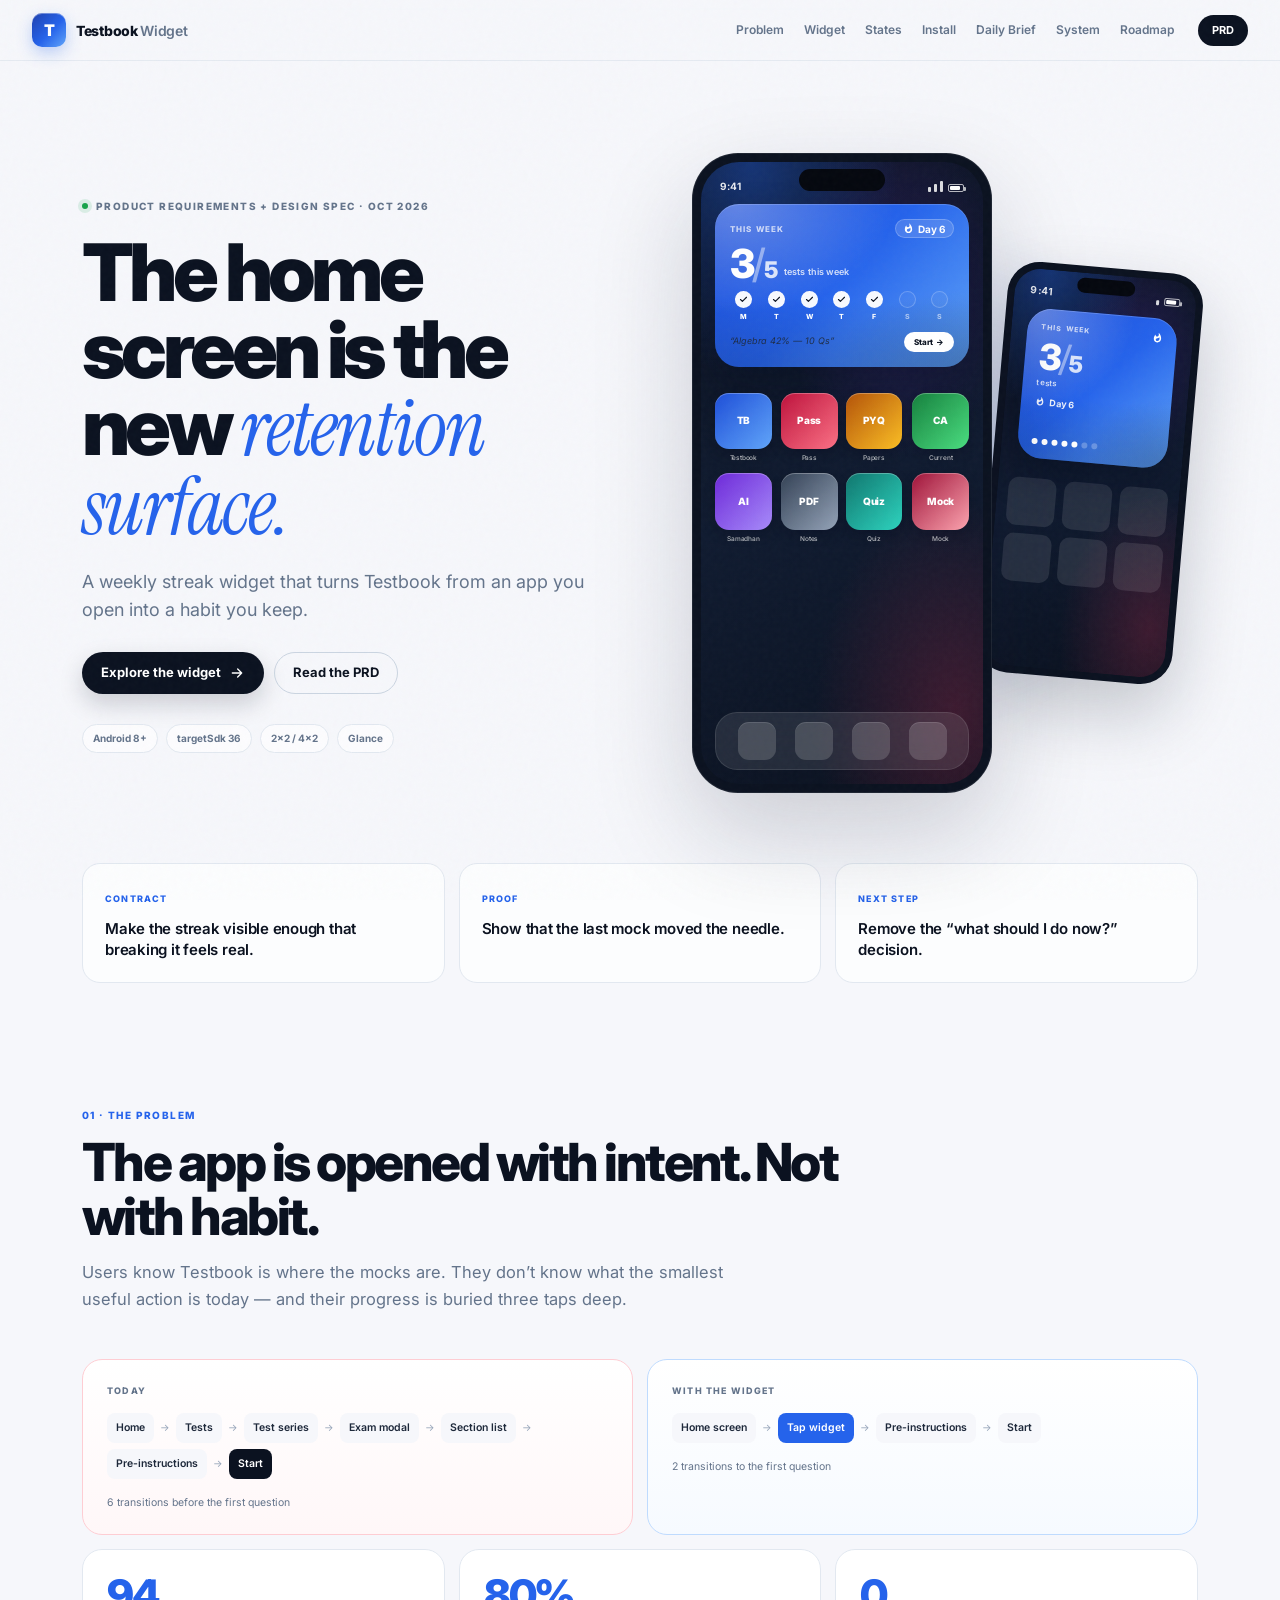
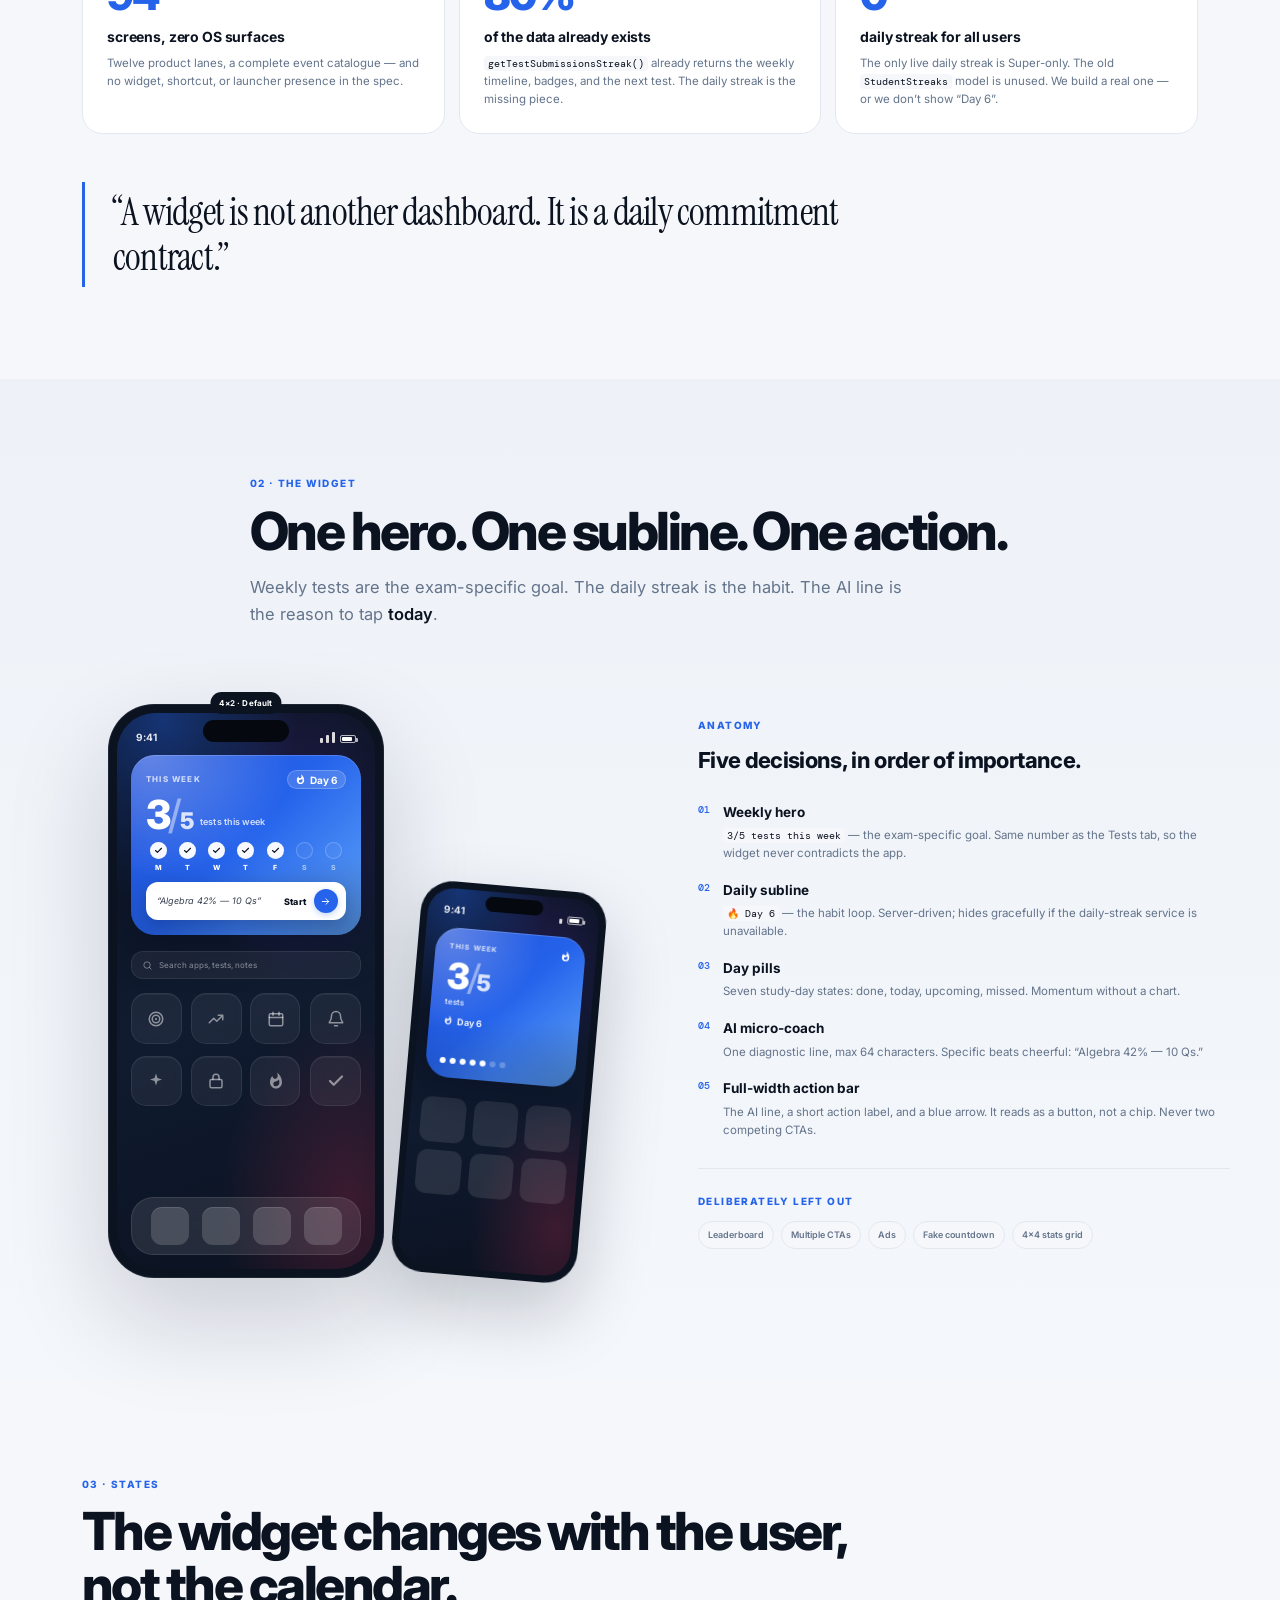
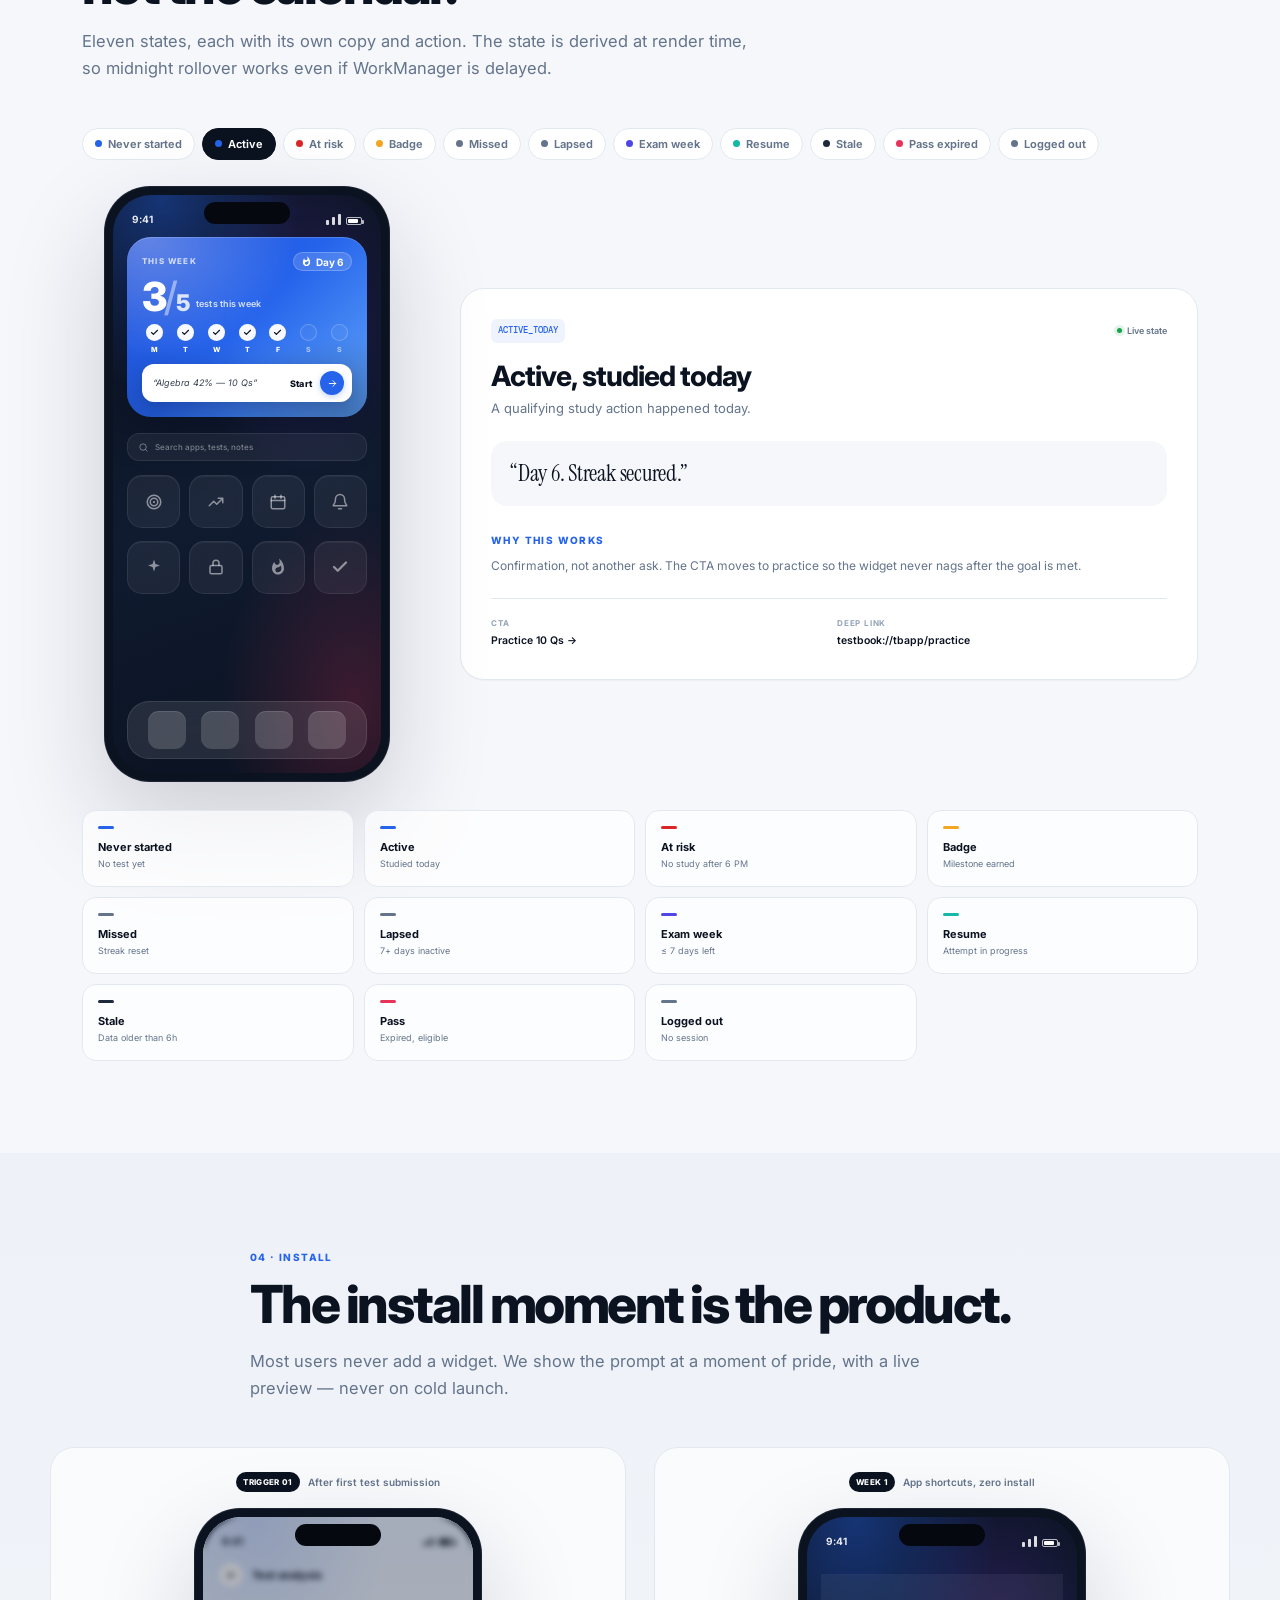
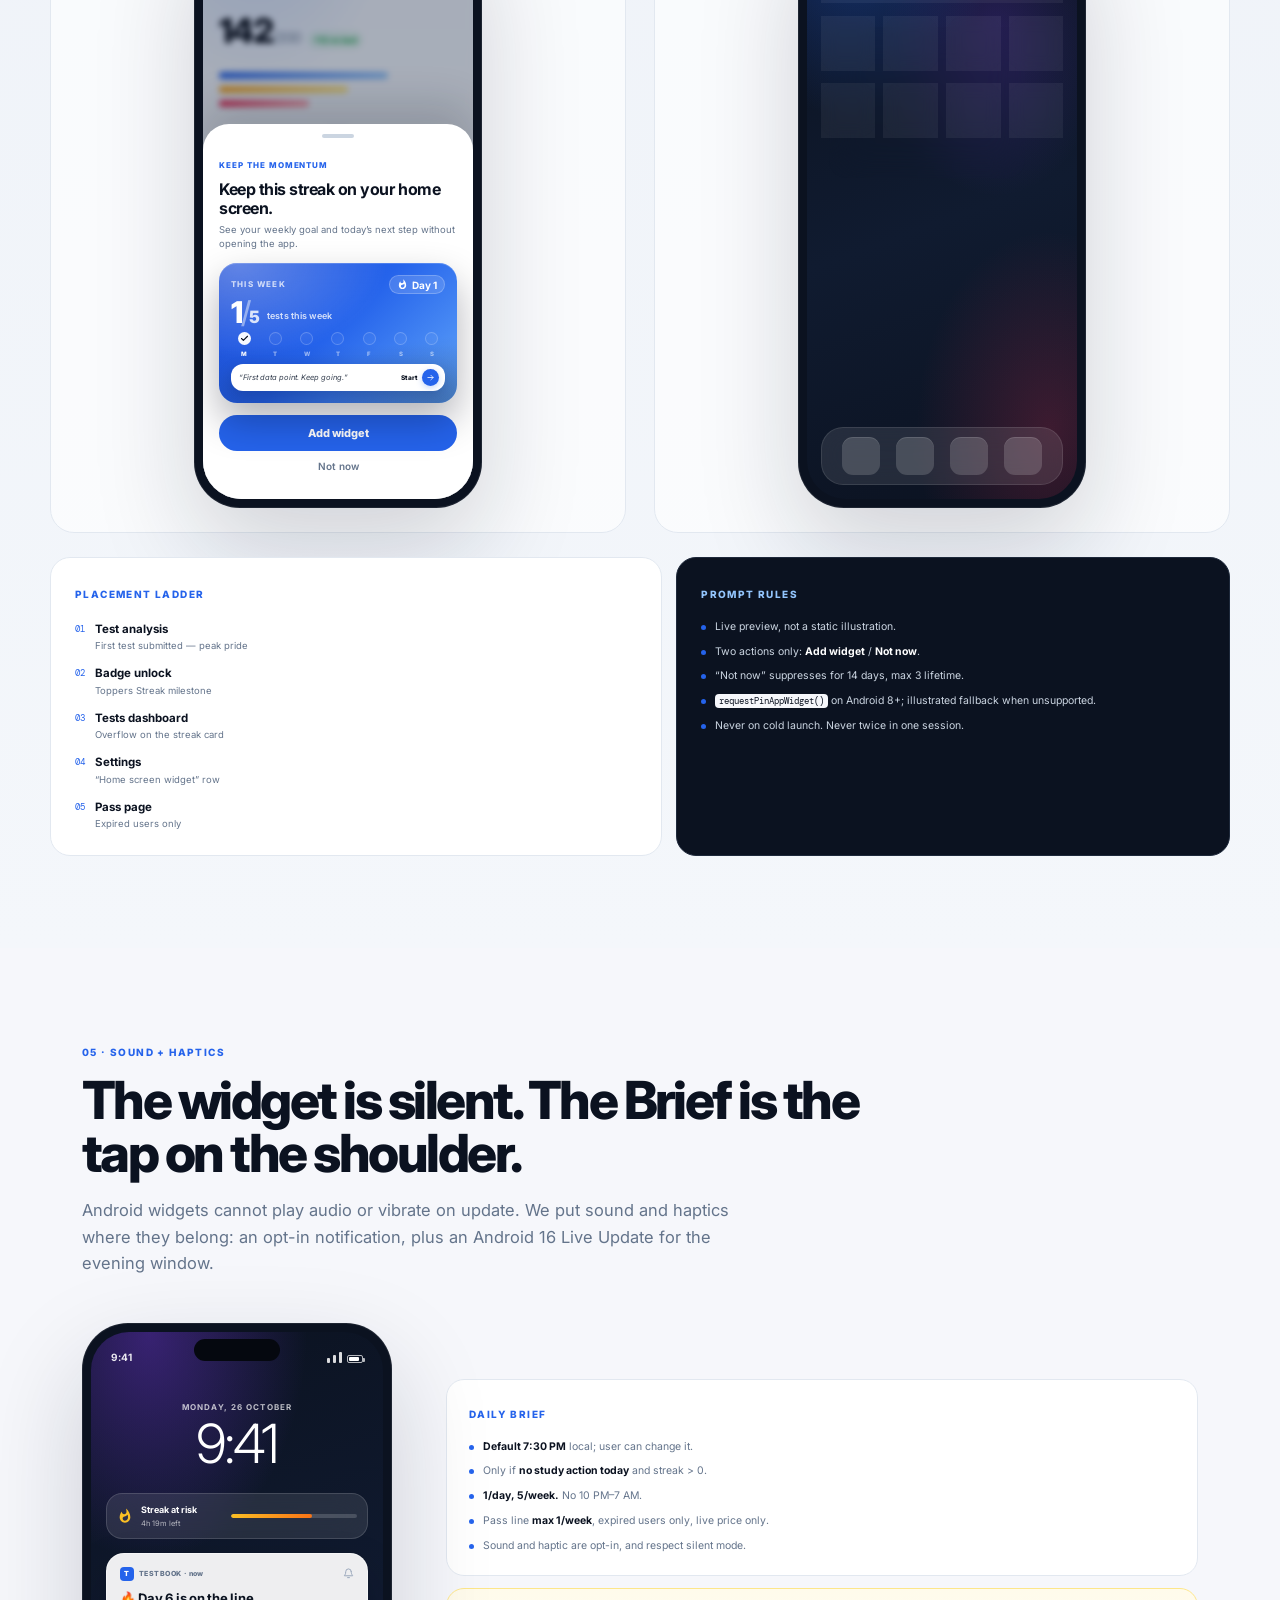
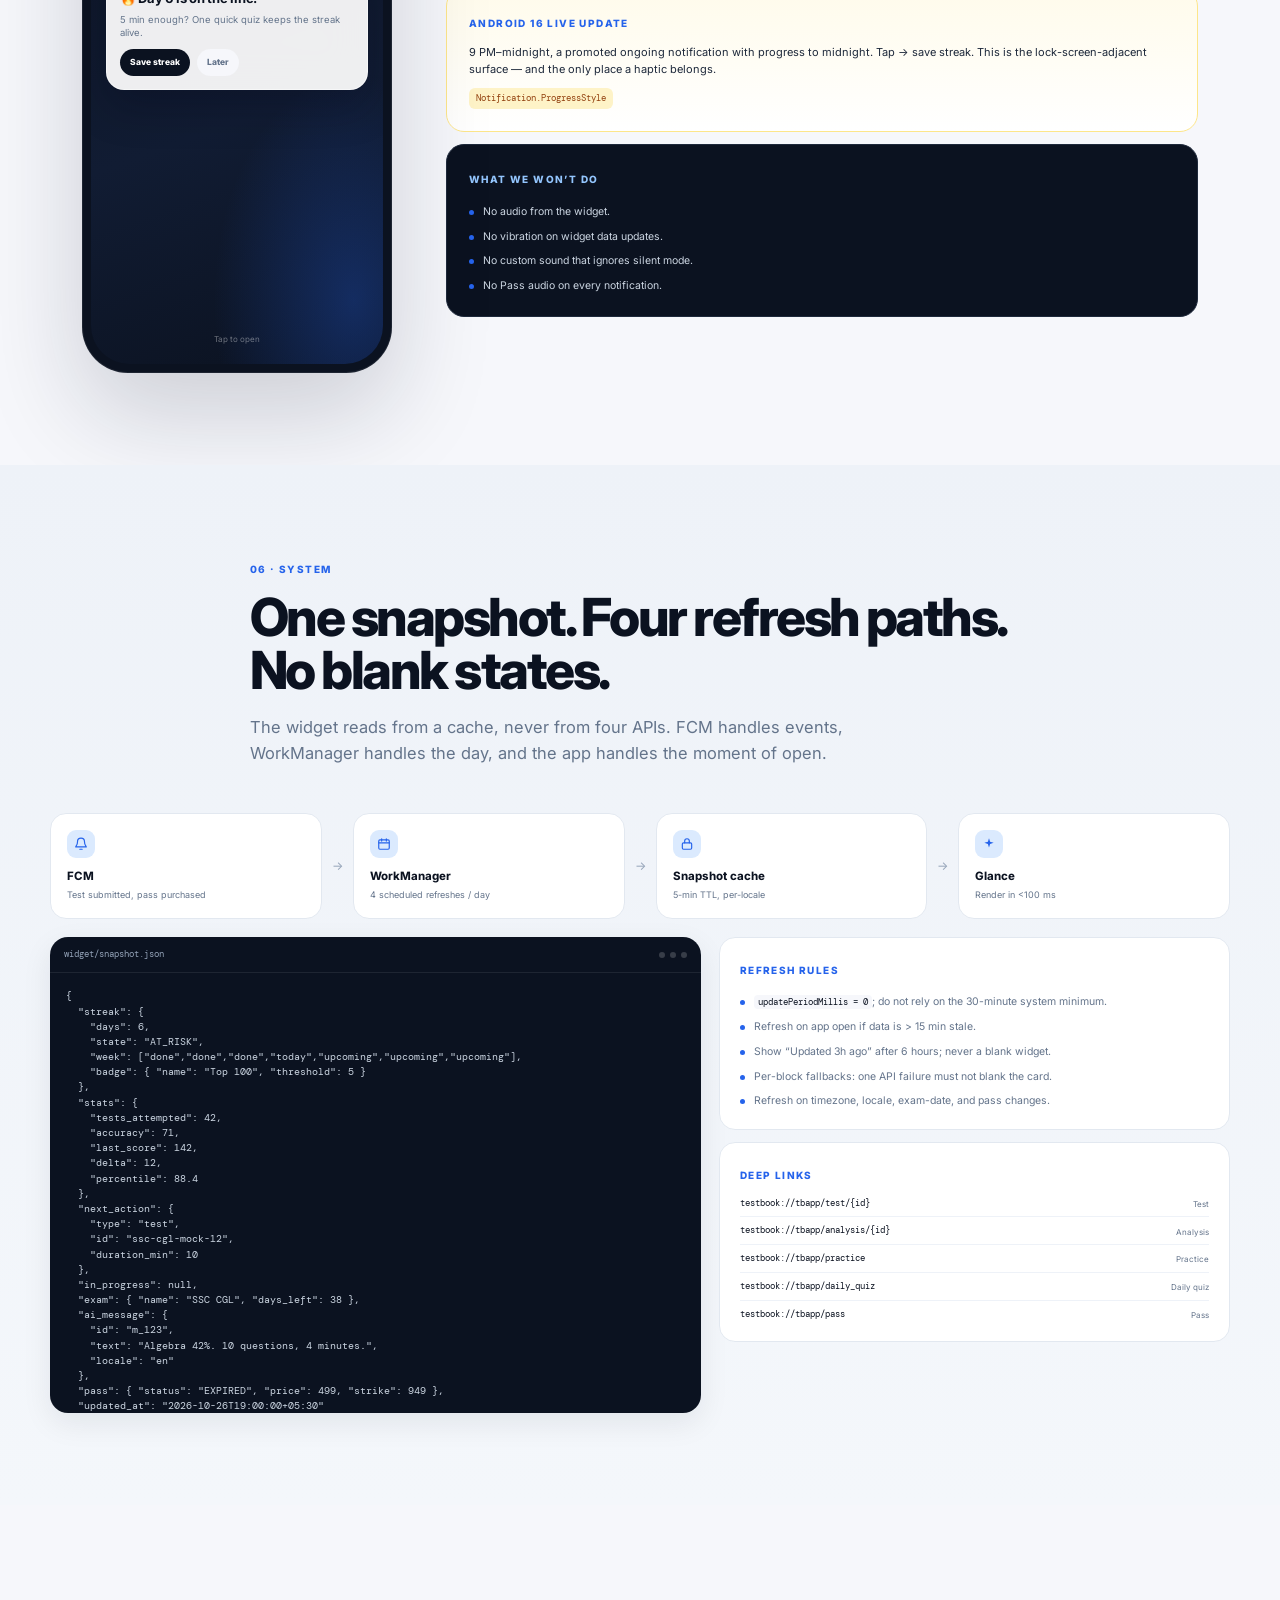
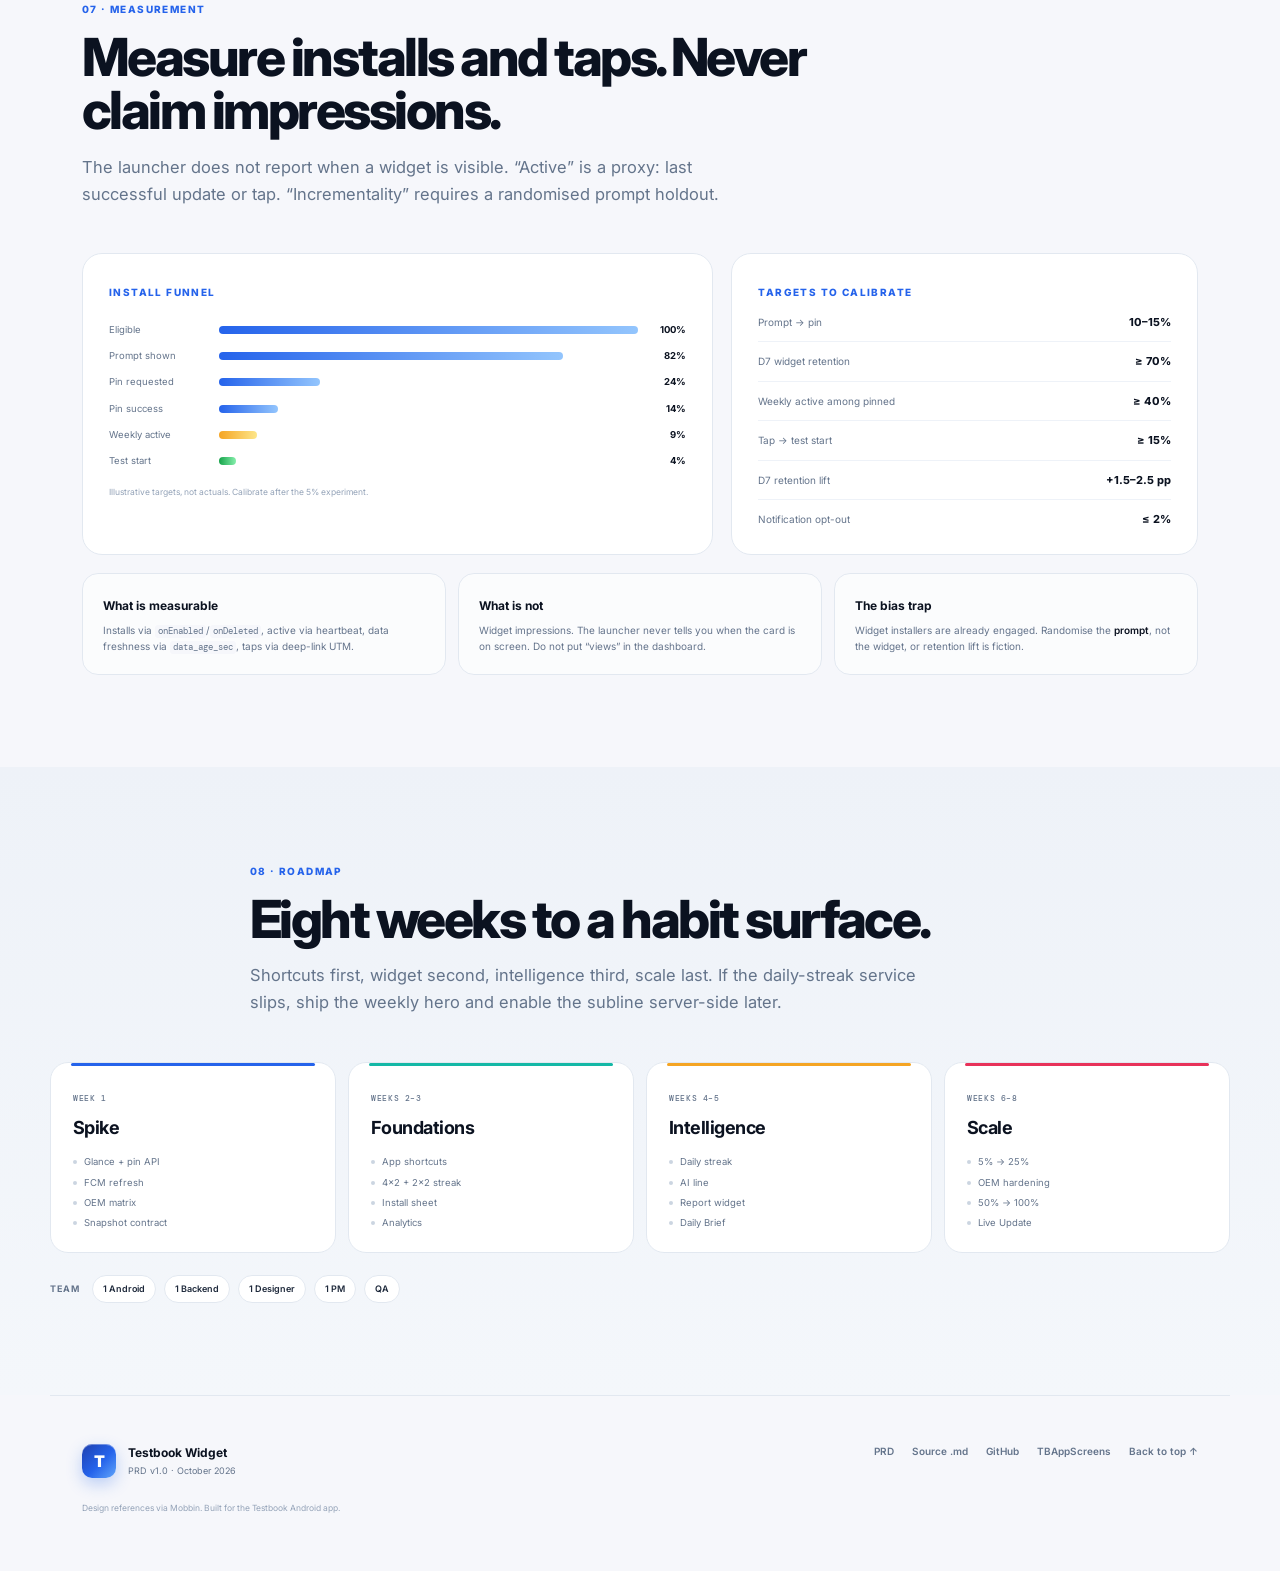
<file: docs/index.html>
<!DOCTYPE html>
<html lang="en">
<head>
  <meta charset="UTF-8" />
  <meta name="viewport" content="width=device-width, initial-scale=1.0" />
  <title>Testbook Widget — PRD & Design</title>
  <meta name="description" content="Testbook home screen widget: weekly streak hero, daily subline, AI micro-coach, install flow, and measurement plan." />
  <meta name="theme-color" content="#F6F7FB" />
  <link rel="preconnect" href="https://fonts.googleapis.com" />
  <link rel="preconnect" href="https://fonts.gstatic.com" crossorigin />
  <link href="https://fonts.googleapis.com/css2?family=Inter:wght@400;500;600;700;800;900&family=Instrument+Serif:ital@0;1&family=DM+Mono:wght@400;500&display=swap" rel="stylesheet" />
  <link rel="stylesheet" href="styles.css?v=4" />
</head>
<body>
  <a class="skip" href="#main">Skip to content</a>

  <svg class="sprite" aria-hidden="true" focusable="false">
    <symbol id="i-flame" viewBox="0 0 24 24">
      <path d="M13.5.67s.74 2.65.74 4.8c0 2.06-1.35 3.73-3.41 3.73-2.07 0-3.63-1.67-3.63-3.73l.03-.36C5.21 7.51 4 10.62 4 14c0 4.42 3.58 8 8 8s8-3.58 8-8C20 8.61 17.41 3.8 13.5.67zM11.71 19c-1.78 0-3.22-1.4-3.22-3.14 0-1.62 1.05-2.76 2.81-3.12 1.77-.36 3.6-1.21 4.62-2.58.39 1.29.59 2.65.59 4.04 0 2.65-2.15 4.8-4.8 4.8z"/>
    </symbol>
    <symbol id="i-check" viewBox="0 0 24 24">
      <path d="M20 6 9 17l-5-5" fill="none" stroke="currentColor" stroke-width="3" stroke-linecap="round" stroke-linejoin="round"/>
    </symbol>
    <symbol id="i-arrow" viewBox="0 0 24 24">
      <path d="M5 12h14M13 6l6 6-6 6" fill="none" stroke="currentColor" stroke-width="2" stroke-linecap="round" stroke-linejoin="round"/>
    </symbol>
    <symbol id="i-spark" viewBox="0 0 24 24">
      <path d="m12 2 1.9 6.1L20 10l-6.1 1.9L12 18l-1.9-6.1L4 10l6.1-1.9L12 2z" fill="currentColor"/>
    </symbol>
    <symbol id="i-calendar" viewBox="0 0 24 24">
      <rect x="3" y="5" width="18" height="16" rx="2" fill="none" stroke="currentColor" stroke-width="2"/>
      <path d="M3 10h18M8 3v4M16 3v4" fill="none" stroke="currentColor" stroke-width="2" stroke-linecap="round"/>
    </symbol>
    <symbol id="i-bell" viewBox="0 0 24 24">
      <path d="M18 8a6 6 0 0 0-12 0c0 7-3 7-3 9h18c0-2-3-2-3-9M10 21h4" fill="none" stroke="currentColor" stroke-width="2" stroke-linecap="round" stroke-linejoin="round"/>
    </symbol>
    <symbol id="i-lock" viewBox="0 0 24 24">
      <rect x="4" y="10" width="16" height="11" rx="2" fill="none" stroke="currentColor" stroke-width="2"/>
      <path d="M8 10V7a4 4 0 0 1 8 0v3" fill="none" stroke="currentColor" stroke-width="2" stroke-linecap="round"/>
    </symbol>
    <symbol id="i-trend" viewBox="0 0 24 24">
      <path d="m3 17 6-6 4 4 8-8M15 7h6v6" fill="none" stroke="currentColor" stroke-width="2" stroke-linecap="round" stroke-linejoin="round"/>
    </symbol>
    <symbol id="i-target" viewBox="0 0 24 24">
      <circle cx="12" cy="12" r="9" fill="none" stroke="currentColor" stroke-width="2"/>
      <circle cx="12" cy="12" r="5" fill="none" stroke="currentColor" stroke-width="2"/>
      <circle cx="12" cy="12" r="1.5" fill="currentColor"/>
    </symbol>
    <symbol id="i-search" viewBox="0 0 24 24">
      <circle cx="11" cy="11" r="7" fill="none" stroke="currentColor" stroke-width="2"/>
      <path d="m20 20-3.5-3.5" fill="none" stroke="currentColor" stroke-width="2" stroke-linecap="round"/>
    </symbol>
  </svg>

  <header class="site-header" id="top">
    <a class="brand" href="#top" aria-label="Testbook Widget home">
      <span class="brand-mark">T</span>
      <span class="brand-name">Testbook <span>Widget</span></span>
    </a>
    <nav class="nav" aria-label="Sections">
      <a href="#problem">Problem</a>
      <a href="#widget">Widget</a>
      <a href="#states">States</a>
      <a href="#install">Install</a>
      <a href="#brief">Daily Brief</a>
      <a href="#system">System</a>
      <a href="#roadmap">Roadmap</a>
    </nav>
    <a class="btn btn-small btn-dark" href="prd.html">PRD</a>
  </header>

  <main id="main">
    <!-- HERO -->
    <section class="hero">
      <div class="hero-copy">
        <div class="eyebrow"><span class="pulse"></span> Product requirements + design spec · Oct 2026</div>
        <h1>The home screen is the new <em>retention surface.</em></h1>
        <p class="lede">A weekly streak widget that turns Testbook from an app you open into a habit you keep.</p>
        <div class="hero-actions">
          <a class="btn btn-primary" href="#widget">Explore the widget <svg class="ic"><use href="#i-arrow"/></svg></a>
          <a class="btn btn-ghost" href="prd.html">Read the PRD</a>
        </div>
        <div class="hero-meta">
          <span>Android 8+</span>
          <span>targetSdk 36</span>
          <span>2×2 / 4×2</span>
          <span>Glance</span>
        </div>
      </div>

      <div class="hero-visual" aria-hidden="true">
        <div class="halo"></div>
        <div class="phone phone-hero">
          <div class="phone-screen home-screen">
            <div class="status-bar">
              <span>9:41</span>
              <span class="status-icons"><i></i><i></i><i></i><span class="battery"></span></span>
            </div>

            <div class="tb-widget size-4x2 state-active" data-widget>
              <div class="tw-top">
                <span class="tw-eyebrow" data-w-eyebrow>THIS WEEK</span>
                <span class="tw-streak"><svg class="ic tw-flame"><use href="#i-flame"/></svg><span data-w-streak>Day 6</span></span>
              </div>
              <div class="tw-hero">
                <div class="tw-number"><span data-w-number>3</span><span class="tw-slash">/</span><span class="tw-total" data-w-total>5</span></div>
                <div class="tw-label" data-w-label>tests this week</div>
              </div>
              <div class="tw-days" data-w-days></div>
              <div class="tw-bottom">
                <span class="tw-ai" data-w-ai>“Algebra 42% — 10 Qs”</span>
                <span class="tw-cta" data-w-cta>Start</span>
              </div>
            </div>

            <div class="app-grid app-grid-color">
              <div class="app-icon app-blue"><span>TB</span><small>Testbook</small></div>
              <div class="app-icon app-pink"><span>Pass</span><small>Pass</small></div>
              <div class="app-icon app-gold"><span>PYQ</span><small>Papers</small></div>
              <div class="app-icon app-green"><span>CA</span><small>Current</small></div>
              <div class="app-icon app-violet"><span>AI</span><small>Samadhan</small></div>
              <div class="app-icon app-slate"><span>PDF</span><small>Notes</small></div>
              <div class="app-icon app-teal"><span>Quiz</span><small>Quiz</small></div>
              <div class="app-icon app-rose"><span>Mock</span><small>Mock</small></div>
            </div>

            <div class="dock">
              <span></span><span></span><span></span><span></span>
            </div>
          </div>
        </div>

        <div class="phone phone-mini">
          <div class="phone-screen home-screen mini">
            <div class="status-bar"><span>9:41</span><span class="status-icons"><i></i><span class="battery"></span></span></div>
            <div class="tb-widget size-2x2 state-active" data-widget>
              <div class="tw-top">
                <span class="tw-eyebrow" data-w-eyebrow>THIS WEEK</span>
                <svg class="ic tw-flame"><use href="#i-flame"/></svg>
              </div>
              <div class="tw-number"><span data-w-number>3</span><span class="tw-slash">/</span><span class="tw-total" data-w-total>5</span></div>
              <div class="tw-label" data-w-label>tests</div>
              <div class="tw-streak-line"><svg class="ic"><use href="#i-flame"/></svg><span data-w-streak>Day 6</span></div>
              <div class="tw-dots" data-w-days></div>
            </div>
            <div class="mini-grid"><span></span><span></span><span></span><span></span><span></span><span></span></div>
          </div>
        </div>

      </div>
    </section>

    <!-- THESIS -->
    <section class="thesis" aria-label="Product thesis">
      <div class="thesis-card">
        <span class="thesis-kicker">Contract</span>
        <h3>Make the streak visible enough that breaking it feels real.</h3>
      </div>
      <div class="thesis-card">
        <span class="thesis-kicker">Proof</span>
        <h3>Show that the last mock moved the needle.</h3>
      </div>
      <div class="thesis-card">
        <span class="thesis-kicker">Next step</span>
        <h3>Remove the “what should I do now?” decision.</h3>
      </div>
    </section>

    <!-- PROBLEM -->
    <section class="section" id="problem">
      <div class="section-head reveal">
        <div class="kicker">01 · The problem</div>
        <h2>The app is opened with intent. Not with habit.</h2>
        <p>Users know Testbook is where the mocks are. They don’t know what the smallest useful action is today — and their progress is buried three taps deep.</p>
      </div>

      <div class="flow-compare reveal">
        <div class="flow-card flow-today">
          <div class="flow-label">Today</div>
          <div class="flow-steps">
            <span>Home</span><i>→</i><span>Tests</span><i>→</i><span>Test series</span><i>→</i><span>Exam modal</span><i>→</i><span>Section list</span><i>→</i><span>Pre-instructions</span><i>→</i><span class="flow-start">Start</span>
          </div>
          <div class="flow-foot">6 transitions before the first question</div>
        </div>
        <div class="flow-card flow-widget">
          <div class="flow-label">With the widget</div>
          <div class="flow-steps">
            <span>Home screen</span><i>→</i><span class="flow-start">Tap widget</span><i>→</i><span>Pre-instructions</span><i>→</i><span>Start</span>
          </div>
          <div class="flow-foot">2 transitions to the first question</div>
        </div>
      </div>

      <div class="evidence-grid reveal">
        <article class="evidence-card">
          <span class="evidence-number">94</span>
          <h3>screens, zero OS surfaces</h3>
          <p>Twelve product lanes, a complete event catalogue — and no widget, shortcut, or launcher presence in the spec.</p>
        </article>
        <article class="evidence-card">
          <span class="evidence-number">80%</span>
          <h3>of the data already exists</h3>
          <p><code>getTestSubmissionsStreak()</code> already returns the weekly timeline, badges, and the next test. The daily streak is the missing piece.</p>
        </article>
        <article class="evidence-card">
          <span class="evidence-number">0</span>
          <h3>daily streak for all users</h3>
          <p>The only live daily streak is Super-only. The old <code>StudentStreaks</code> model is unused. We build a real one — or we don’t show “Day 6”.</p>
        </article>
      </div>

      <blockquote class="pullquote reveal">
        “A widget is not another dashboard. It is a daily commitment contract.”
      </blockquote>
    </section>

    <!-- WIDGET -->
    <section class="section section-tint" id="widget">
      <div class="section-head reveal">
        <div class="kicker">02 · The widget</div>
        <h2>One hero. One subline. One action.</h2>
        <p>Weekly tests are the exam-specific goal. The daily streak is the habit. The AI line is the reason to tap <em>today</em>.</p>
      </div>

      <div class="widget-lab reveal">
        <div class="lab-stage">
          <div class="lab-phone-wrap">
            <span class="lab-badge">4×2 · Default</span>
            <div class="phone lab-phone">
              <div class="phone-screen home-screen">
                <div class="status-bar"><span>9:41</span><span class="status-icons"><i></i><i></i><i></i><span class="battery"></span></span></div>
                <div class="tb-widget size-4x2 state-active" data-widget>
                  <div class="tw-top">
                    <span class="tw-eyebrow" data-w-eyebrow>THIS WEEK</span>
                    <span class="tw-streak"><svg class="ic tw-flame"><use href="#i-flame"/></svg><span data-w-streak>Day 6</span></span>
                  </div>
                  <div class="tw-hero">
                    <div class="tw-number"><span data-w-number>3</span><span class="tw-slash">/</span><span class="tw-total" data-w-total>5</span></div>
                    <div class="tw-label" data-w-label>tests this week</div>
                  </div>
                  <div class="tw-days" data-w-days></div>
                  <div class="tw-action">
                    <span class="tw-ai" data-w-ai>“Algebra 42% — 10 Qs”</span>
                    <span class="tw-cta" data-w-cta>Start</span>
                    <span class="tw-go"><svg class="ic"><use href="#i-arrow"/></svg></span>
                  </div>
                </div>
                <div class="home-search">
                  <svg class="ic"><use href="#i-search"/></svg>
                  <span>Search apps, tests, notes</span>
                </div>

                <div class="app-grid">
                  <div class="app-icon"><svg class="ic"><use href="#i-target"/></svg></div>
                  <div class="app-icon"><svg class="ic"><use href="#i-trend"/></svg></div>
                  <div class="app-icon"><svg class="ic"><use href="#i-calendar"/></svg></div>
                  <div class="app-icon"><svg class="ic"><use href="#i-bell"/></svg></div>
                  <div class="app-icon"><svg class="ic"><use href="#i-spark"/></svg></div>
                  <div class="app-icon"><svg class="ic"><use href="#i-lock"/></svg></div>
                  <div class="app-icon"><svg class="ic"><use href="#i-flame"/></svg></div>
                  <div class="app-icon"><svg class="ic"><use href="#i-check"/></svg></div>
                </div>

                <div class="dock"><span></span><span></span><span></span><span></span></div>
              </div>
            </div>
          </div>

          <div class="lab-phone-wrap lab-phone-small">
            <span class="lab-badge">2×2 · Glance</span>
            <div class="phone phone-mini">
              <div class="phone-screen home-screen mini">
                <div class="status-bar"><span>9:41</span><span class="status-icons"><i></i><span class="battery"></span></span></div>
                <div class="tb-widget size-2x2 state-active" data-widget>
                  <div class="tw-top">
                    <span class="tw-eyebrow" data-w-eyebrow>THIS WEEK</span>
                    <svg class="ic tw-flame"><use href="#i-flame"/></svg>
                  </div>
                  <div class="tw-number"><span data-w-number>3</span><span class="tw-slash">/</span><span class="tw-total" data-w-total>5</span></div>
                  <div class="tw-label" data-w-label>tests</div>
                  <div class="tw-streak-line"><svg class="ic"><use href="#i-flame"/></svg><span data-w-streak>Day 6</span></div>
                  <div class="tw-dots" data-w-days></div>
                </div>
                <div class="mini-grid"><span></span><span></span><span></span><span></span><span></span><span></span></div>
              </div>
            </div>
          </div>
        </div>

        <div class="anatomy">
          <div class="anatomy-head">
            <span class="kicker">Anatomy</span>
            <h3>Five decisions, in order of importance.</h3>
          </div>
          <ol class="anatomy-list">
            <li>
              <span class="anatomy-index">01</span>
              <div><strong>Weekly hero</strong><p><code>3/5 tests this week</code> — the exam-specific goal. Same number as the Tests tab, so the widget never contradicts the app.</p></div>
            </li>
            <li>
              <span class="anatomy-index">02</span>
              <div><strong>Daily subline</strong><p><code>🔥 Day 6</code> — the habit loop. Server-driven; hides gracefully if the daily-streak service is unavailable.</p></div>
            </li>
            <li>
              <span class="anatomy-index">03</span>
              <div><strong>Day pills</strong><p>Seven study-day states: done, today, upcoming, missed. Momentum without a chart.</p></div>
            </li>
            <li>
              <span class="anatomy-index">04</span>
              <div><strong>AI micro-coach</strong><p>One diagnostic line, max 64 characters. Specific beats cheerful: “Algebra 42% — 10 Qs.”</p></div>
            </li>
            <li>
              <span class="anatomy-index">05</span>
              <div><strong>Full-width action bar</strong><p>The AI line, a short action label, and a blue arrow. It reads as a button, not a chip. Never two competing CTAs.</p></div>
            </li>
          </ol>

          <div class="left-out">
            <span class="kicker">Deliberately left out</span>
            <div class="chips">
              <span>Leaderboard</span><span>Multiple CTAs</span><span>Ads</span><span>Fake countdown</span><span>4×4 stats grid</span>
            </div>
          </div>
        </div>
      </div>
    </section>

    <!-- STATES -->
    <section class="section" id="states">
      <div class="section-head reveal">
        <div class="kicker">03 · States</div>
        <h2>The widget changes with the user, not the calendar.</h2>
        <p>Eleven states, each with its own copy and action. The state is derived at render time, so midnight rollover works even if WorkManager is delayed.</p>
      </div>

      <div class="state-tabs reveal" role="group" aria-label="Widget state">
        <button class="state-tab" data-state="never" aria-pressed="false"><span class="swatch s-blue"></span>Never started</button>
        <button class="state-tab" data-state="active" aria-pressed="true"><span class="swatch s-blue"></span>Active</button>
        <button class="state-tab" data-state="atRisk" aria-pressed="false"><span class="swatch s-red"></span>At risk</button>
        <button class="state-tab" data-state="badge" aria-pressed="false"><span class="swatch s-gold"></span>Badge</button>
        <button class="state-tab" data-state="missed" aria-pressed="false"><span class="swatch s-slate"></span>Missed</button>
        <button class="state-tab" data-state="lapsed" aria-pressed="false"><span class="swatch s-slate"></span>Lapsed</button>
        <button class="state-tab" data-state="exam" aria-pressed="false"><span class="swatch s-indigo"></span>Exam week</button>
        <button class="state-tab" data-state="resume" aria-pressed="false"><span class="swatch s-teal"></span>Resume</button>
        <button class="state-tab" data-state="stale" aria-pressed="false"><span class="swatch s-dark"></span>Stale</button>
        <button class="state-tab" data-state="pass" aria-pressed="false"><span class="swatch s-pink"></span>Pass expired</button>
        <button class="state-tab" data-state="loggedOut" aria-pressed="false"><span class="swatch s-slate"></span>Logged out</button>
      </div>

      <div class="state-stage reveal">
        <div class="state-phone-wrap">
          <div class="phone state-phone">
            <div class="phone-screen home-screen">
              <div class="status-bar"><span>9:41</span><span class="status-icons"><i></i><i></i><i></i><span class="battery"></span></span></div>
              <div class="tb-widget size-4x2 state-active" data-widget data-state-widget>
                <div class="tw-top">
                  <span class="tw-eyebrow" data-w-eyebrow>THIS WEEK</span>
                  <span class="tw-streak"><svg class="ic tw-flame"><use href="#i-flame"/></svg><span data-w-streak>Day 6</span></span>
                </div>
                <div class="tw-hero">
                  <div class="tw-number"><span data-w-number>3</span><span class="tw-slash">/</span><span class="tw-total" data-w-total>5</span></div>
                  <div class="tw-label" data-w-label>tests this week</div>
                </div>
                <div class="tw-days" data-w-days></div>
                <div class="tw-action">
                  <span class="tw-ai" data-w-ai>“Algebra 42% — 10 Qs”</span>
                  <span class="tw-cta" data-w-cta>Start</span>
                  <span class="tw-go"><svg class="ic"><use href="#i-arrow"/></svg></span>
                </div>
              </div>
              <div class="home-search">
                <svg class="ic"><use href="#i-search"/></svg>
                <span>Search apps, tests, notes</span>
              </div>

              <div class="app-grid">
                <div class="app-icon"><svg class="ic"><use href="#i-target"/></svg></div>
                <div class="app-icon"><svg class="ic"><use href="#i-trend"/></svg></div>
                <div class="app-icon"><svg class="ic"><use href="#i-calendar"/></svg></div>
                <div class="app-icon"><svg class="ic"><use href="#i-bell"/></svg></div>
                <div class="app-icon"><svg class="ic"><use href="#i-spark"/></svg></div>
                <div class="app-icon"><svg class="ic"><use href="#i-lock"/></svg></div>
                <div class="app-icon"><svg class="ic"><use href="#i-flame"/></svg></div>
                <div class="app-icon"><svg class="ic"><use href="#i-check"/></svg></div>
              </div>

              <div class="dock"><span></span><span></span><span></span><span></span></div>
            </div>
          </div>
        </div>

        <div class="state-detail">
          <div class="state-detail-top">
            <span class="state-code" data-state-code>ACTIVE_TODAY</span>
            <span class="state-live"><i></i> Live state</span>
          </div>
          <h3 data-state-title>Active, studied today</h3>
          <p class="state-trigger" data-state-trigger>A qualifying study action happened today.</p>
          <div class="state-quote" data-state-copy>“Day 6. Streak secured.”</div>
          <div class="state-why">
            <span class="kicker">Why this works</span>
            <p data-state-why>Confirmation, not another ask. The CTA moves to practice so the widget never nags after the goal is met.</p>
          </div>
          <div class="state-meta">
            <div><span>CTA</span><strong data-state-cta>Practice 10 Qs →</strong></div>
            <div><span>Deep link</span><strong data-state-link>testbook://tbapp/practice</strong></div>
          </div>
        </div>
      </div>

      <div class="state-grid reveal">
        <div class="state-mini"><span class="mini-chip s-blue"></span><strong>Never started</strong><small>No test yet</small></div>
        <div class="state-mini"><span class="mini-chip s-blue"></span><strong>Active</strong><small>Studied today</small></div>
        <div class="state-mini"><span class="mini-chip s-red"></span><strong>At risk</strong><small>No study after 6 PM</small></div>
        <div class="state-mini"><span class="mini-chip s-gold"></span><strong>Badge</strong><small>Milestone earned</small></div>
        <div class="state-mini"><span class="mini-chip s-slate"></span><strong>Missed</strong><small>Streak reset</small></div>
        <div class="state-mini"><span class="mini-chip s-slate"></span><strong>Lapsed</strong><small>7+ days inactive</small></div>
        <div class="state-mini"><span class="mini-chip s-indigo"></span><strong>Exam week</strong><small>≤ 7 days left</small></div>
        <div class="state-mini"><span class="mini-chip s-teal"></span><strong>Resume</strong><small>Attempt in progress</small></div>
        <div class="state-mini"><span class="mini-chip s-dark"></span><strong>Stale</strong><small>Data older than 6h</small></div>
        <div class="state-mini"><span class="mini-chip s-pink"></span><strong>Pass</strong><small>Expired, eligible</small></div>
        <div class="state-mini"><span class="mini-chip s-slate"></span><strong>Logged out</strong><small>No session</small></div>
      </div>
    </section>

    <!-- INSTALL -->
    <section class="section section-tint" id="install">
      <div class="section-head reveal">
        <div class="kicker">04 · Install</div>
        <h2>The install moment is the product.</h2>
        <p>Most users never add a widget. We show the prompt at a moment of pride, with a live preview — never on cold launch.</p>
      </div>

      <div class="mockup-grid reveal">
        <div class="mockup">
          <div class="mockup-label"><span>Trigger 01</span> After first test submission</div>
          <div class="phone sheet-phone">
            <div class="phone-screen analysis-screen">
              <div class="status-bar dark-status"><span>9:41</span><span class="status-icons"><i></i><i></i><span class="battery"></span></span></div>
              <div class="analysis-head">
                <span class="back-pill">←</span>
                <span class="analysis-title">Test analysis</span>
              </div>
              <div class="analysis-score">
                <span class="score-big">142<span>/200</span></span>
                <span class="score-delta">+12 vs last</span>
              </div>
              <div class="analysis-bars">
                <span style="--w:71%"></span><span style="--w:54%"></span><span style="--w:38%"></span>
              </div>
              <div class="analysis-cards"><span></span><span></span></div>
              <div class="sheet-scrim"></div>
              <div class="bottom-sheet">
                <div class="sheet-handle"></div>
                <div class="sheet-copy">
                  <span class="sheet-kicker">Keep the momentum</span>
                  <h3>Keep this streak on your home screen.</h3>
                  <p>See your weekly goal and today’s next step without opening the app.</p>
                </div>
                <div class="sheet-preview">
                  <div class="tb-widget size-4x2 state-active mini-widget" data-widget>
                    <div class="tw-top">
                      <span class="tw-eyebrow" data-w-eyebrow>THIS WEEK</span>
                      <span class="tw-streak"><svg class="ic tw-flame"><use href="#i-flame"/></svg><span data-w-streak>Day 1</span></span>
                    </div>
                    <div class="tw-hero">
                      <div class="tw-number"><span data-w-number>1</span><span class="tw-slash">/</span><span class="tw-total" data-w-total>5</span></div>
                      <div class="tw-label" data-w-label>tests this week</div>
                    </div>
                    <div class="tw-days" data-w-days></div>
                    <div class="tw-action">
                      <span class="tw-ai" data-w-ai>“First data point. Keep going.”</span>
                      <span class="tw-cta" data-w-cta>Start</span>
                      <span class="tw-go"><svg class="ic"><use href="#i-arrow"/></svg></span>
                    </div>
                  </div>
                </div>
                <button class="sheet-add">Add widget</button>
                <button class="sheet-later">Not now</button>
              </div>
            </div>
          </div>
        </div>

        <div class="mockup">
          <div class="mockup-label"><span>Week 1</span> App shortcuts, zero install</div>
          <div class="phone shortcut-phone">
            <div class="phone-screen home-screen">
              <div class="status-bar"><span>9:41</span><span class="status-icons"><i></i><i></i><i></i><span class="battery"></span></span></div>
              <div class="shortcut-menu">
                <div class="shortcut-title">Testbook</div>
                <div class="shortcut-item"><svg class="ic"><use href="#i-target"/></svg><span>Attempt today’s test</span></div>
                <div class="shortcut-item"><svg class="ic"><use href="#i-trend"/></svg><span>Weak areas</span></div>
                <div class="shortcut-item"><svg class="ic"><use href="#i-spark"/></svg><span>Resume · Q34/100</span></div>
                <div class="shortcut-item"><svg class="ic"><use href="#i-lock"/></svg><span>Testbook Pass</span></div>
              </div>
              <div class="home-search">
                <svg class="ic"><use href="#i-search"/></svg>
                <span>Search apps, tests, notes</span>
              </div>

              <div class="app-grid">
                <div class="app-icon"><svg class="ic"><use href="#i-target"/></svg></div>
                <div class="app-icon"><svg class="ic"><use href="#i-trend"/></svg></div>
                <div class="app-icon"><svg class="ic"><use href="#i-calendar"/></svg></div>
                <div class="app-icon"><svg class="ic"><use href="#i-bell"/></svg></div>
                <div class="app-icon"><svg class="ic"><use href="#i-spark"/></svg></div>
                <div class="app-icon"><svg class="ic"><use href="#i-lock"/></svg></div>
                <div class="app-icon"><svg class="ic"><use href="#i-flame"/></svg></div>
                <div class="app-icon"><svg class="ic"><use href="#i-check"/></svg></div>
              </div>

              <div class="dock"><span></span><span></span><span></span><span></span></div>
            </div>
          </div>
        </div>
      </div>

      <div class="install-rules reveal">
        <div class="rule-card">
          <span class="kicker">Placement ladder</span>
          <ol class="rule-list">
            <li><span>01</span><div><strong>Test analysis</strong><small>First test submitted — peak pride</small></div></li>
            <li><span>02</span><div><strong>Badge unlock</strong><small>Toppers Streak milestone</small></div></li>
            <li><span>03</span><div><strong>Tests dashboard</strong><small>Overflow on the streak card</small></div></li>
            <li><span>04</span><div><strong>Settings</strong><small>“Home screen widget” row</small></div></li>
            <li><span>05</span><div><strong>Pass page</strong><small>Expired users only</small></div></li>
          </ol>
        </div>
        <div class="rule-card rule-card-dark">
          <span class="kicker">Prompt rules</span>
          <ul class="rule-bullets">
            <li>Live preview, not a static illustration.</li>
            <li>Two actions only: <strong>Add widget</strong> / <strong>Not now</strong>.</li>
            <li>“Not now” suppresses for 14 days, max 3 lifetime.</li>
            <li><code>requestPinAppWidget()</code> on Android 8+; illustrated fallback when unsupported.</li>
            <li>Never on cold launch. Never twice in one session.</li>
          </ul>
        </div>
      </div>
    </section>

    <!-- DAILY BRIEF -->
    <section class="section" id="brief">
      <div class="section-head reveal">
        <div class="kicker">05 · Sound + haptics</div>
        <h2>The widget is silent. The Brief is the tap on the shoulder.</h2>
        <p>Android widgets cannot play audio or vibrate on update. We put sound and haptics where they belong: an opt-in notification, plus an Android 16 Live Update for the evening window.</p>
      </div>

      <div class="brief-grid reveal">
        <div class="phone lockscreen-phone">
          <div class="phone-screen lockscreen">
            <div class="status-bar"><span>9:41</span><span class="status-icons"><i></i><i></i><i></i><span class="battery"></span></span></div>
            <div class="lock-date"><span>MONDAY, 26 OCTOBER</span><strong>9:41</strong></div>
            <div class="live-pill">
              <svg class="ic"><use href="#i-flame"/></svg>
              <div class="live-copy"><strong>Streak at risk</strong><span>4h 19m left</span></div>
              <div class="live-progress"><span></span></div>
            </div>
            <div class="notification">
              <div class="notification-top"><span class="notif-app"><span class="notif-mark">T</span> TESTBOOK · now</span><span class="notif-bell"><svg class="ic"><use href="#i-bell"/></svg></span></div>
              <h4>🔥 Day 6 is on the line.</h4>
              <p>5 min enough? One quick quiz keeps the streak alive.</p>
              <div class="notif-actions"><span class="notif-primary">Save streak</span><span class="notif-secondary">Later</span></div>
            </div>
            <div class="lock-hint">Tap to open</div>
          </div>
        </div>

        <div class="brief-copy">
          <div class="brief-card">
            <span class="kicker">Daily Brief</span>
            <ul class="rule-bullets">
              <li><strong>Default 7:30 PM</strong> local; user can change it.</li>
              <li>Only if <strong>no study action today</strong> and streak &gt; 0.</li>
              <li><strong>1/day, 5/week.</strong> No 10 PM–7 AM.</li>
              <li>Pass line <strong>max 1/week</strong>, expired users only, live price only.</li>
              <li>Sound and haptic are opt-in, and respect silent mode.</li>
            </ul>
          </div>
          <div class="brief-card brief-card-gold">
            <span class="kicker">Android 16 Live Update</span>
            <p>9 PM–midnight, a promoted ongoing notification with progress to midnight. Tap → save streak. This is the lock-screen-adjacent surface — and the only place a haptic belongs.</p>
            <code>Notification.ProgressStyle</code>
          </div>
          <div class="brief-card brief-card-dark">
            <span class="kicker">What we won’t do</span>
            <ul class="rule-bullets">
              <li>No audio from the widget.</li>
              <li>No vibration on widget data updates.</li>
              <li>No custom sound that ignores silent mode.</li>
              <li>No Pass audio on every notification.</li>
            </ul>
          </div>
        </div>
      </div>
    </section>

    <!-- SYSTEM -->
    <section class="section section-tint" id="system">
      <div class="section-head reveal">
        <div class="kicker">06 · System</div>
        <h2>One snapshot. Four refresh paths. No blank states.</h2>
        <p>The widget reads from a cache, never from four APIs. FCM handles events, WorkManager handles the day, and the app handles the moment of open.</p>
      </div>

      <div class="pipeline reveal">
        <div class="pipe-step"><span class="pipe-icon"><svg class="ic"><use href="#i-bell"/></svg></span><strong>FCM</strong><small>Test submitted, pass purchased</small></div>
        <span class="pipe-arrow">→</span>
        <div class="pipe-step"><span class="pipe-icon"><svg class="ic"><use href="#i-calendar"/></svg></span><strong>WorkManager</strong><small>4 scheduled refreshes / day</small></div>
        <span class="pipe-arrow">→</span>
        <div class="pipe-step"><span class="pipe-icon"><svg class="ic"><use href="#i-lock"/></svg></span><strong>Snapshot cache</strong><small>5-min TTL, per-locale</small></div>
        <span class="pipe-arrow">→</span>
        <div class="pipe-step"><span class="pipe-icon"><svg class="ic"><use href="#i-spark"/></svg></span><strong>Glance</strong><small>Render in &lt;100 ms</small></div>
      </div>

      <div class="system-grid reveal">
        <div class="code-card">
          <div class="code-head"><span>widget/snapshot.json</span><span class="code-dot"></span><span class="code-dot"></span><span class="code-dot"></span></div>
          <pre><code>{
  "streak": {
    "days": 6,
    "state": "AT_RISK",
    "week": ["done","done","done","today","upcoming","upcoming","upcoming"],
    "badge": { "name": "Top 100", "threshold": 5 }
  },
  "stats": {
    "tests_attempted": 42,
    "accuracy": 71,
    "last_score": 142,
    "delta": 12,
    "percentile": 88.4
  },
  "next_action": {
    "type": "test",
    "id": "ssc-cgl-mock-12",
    "duration_min": 10
  },
  "in_progress": null,
  "exam": { "name": "SSC CGL", "days_left": 38 },
  "ai_message": {
    "id": "m_123",
    "text": "Algebra 42%. 10 questions, 4 minutes.",
    "locale": "en"
  },
  "pass": { "status": "EXPIRED", "price": 499, "strike": 949 },
  "updated_at": "2026-10-26T19:00:00+05:30"
}</code></pre>
        </div>

        <div class="system-notes">
          <div class="note-block">
            <span class="kicker">Refresh rules</span>
            <ul class="rule-bullets">
              <li><code>updatePeriodMillis = 0</code>; do not rely on the 30-minute system minimum.</li>
              <li>Refresh on app open if data is &gt; 15 min stale.</li>
              <li>Show “Updated 3h ago” after 6 hours; never a blank widget.</li>
              <li>Per-block fallbacks: one API failure must not blank the card.</li>
              <li>Refresh on timezone, locale, exam-date, and pass changes.</li>
            </ul>
          </div>
          <div class="note-block">
            <span class="kicker">Deep links</span>
            <div class="link-list">
              <div><code>testbook://tbapp/test/{id}</code><span>Test</span></div>
              <div><code>testbook://tbapp/analysis/{id}</code><span>Analysis</span></div>
              <div><code>testbook://tbapp/practice</code><span>Practice</span></div>
              <div><code>testbook://tbapp/daily_quiz</code><span>Daily quiz</span></div>
              <div><code>testbook://tbapp/pass</code><span>Pass</span></div>
            </div>
          </div>
        </div>
      </div>
    </section>

    <!-- MEASUREMENT -->
    <section class="section" id="measurement">
      <div class="section-head reveal">
        <div class="kicker">07 · Measurement</div>
        <h2>Measure installs and taps. Never claim impressions.</h2>
        <p>The launcher does not report when a widget is visible. “Active” is a proxy: last successful update or tap. “Incrementality” requires a randomised prompt holdout.</p>
      </div>

      <div class="measure-grid reveal">
        <div class="funnel-card">
          <span class="kicker">Install funnel</span>
          <div class="funnel">
            <div class="funnel-row"><span>Eligible</span><div class="funnel-bar" style="--w:100%"></div><strong>100%</strong></div>
            <div class="funnel-row"><span>Prompt shown</span><div class="funnel-bar" style="--w:82%"></div><strong>82%</strong></div>
            <div class="funnel-row"><span>Pin requested</span><div class="funnel-bar" style="--w:24%"></div><strong>24%</strong></div>
            <div class="funnel-row"><span>Pin success</span><div class="funnel-bar" style="--w:14%"></div><strong>14%</strong></div>
            <div class="funnel-row"><span>Weekly active</span><div class="funnel-bar" style="--w:9%"></div><strong>9%</strong></div>
            <div class="funnel-row"><span>Test start</span><div class="funnel-bar" style="--w:4%"></div><strong>4%</strong></div>
          </div>
          <p class="funnel-note">Illustrative targets, not actuals. Calibrate after the 5% experiment.</p>
        </div>

        <div class="metrics-card">
          <span class="kicker">Targets to calibrate</span>
          <div class="metric"><span>Prompt → pin</span><strong>10–15%</strong></div>
          <div class="metric"><span>D7 widget retention</span><strong>≥ 70%</strong></div>
          <div class="metric"><span>Weekly active among pinned</span><strong>≥ 40%</strong></div>
          <div class="metric"><span>Tap → test start</span><strong>≥ 15%</strong></div>
          <div class="metric"><span>D7 retention lift</span><strong>+1.5–2.5 pp</strong></div>
          <div class="metric"><span>Notification opt-out</span><strong>≤ 2%</strong></div>
        </div>
      </div>

      <div class="callout-row reveal">
        <div class="callout"><strong>What is measurable</strong><p>Installs via <code>onEnabled</code>/<code>onDeleted</code>, active via heartbeat, data freshness via <code>data_age_sec</code>, taps via deep-link UTM.</p></div>
        <div class="callout"><strong>What is not</strong><p>Widget impressions. The launcher never tells you when the card is on screen. Do not put “views” in the dashboard.</p></div>
        <div class="callout"><strong>The bias trap</strong><p>Widget installers are already engaged. Randomise the <em>prompt</em>, not the widget, or retention lift is fiction.</p></div>
      </div>
    </section>

    <!-- ROADMAP -->
    <section class="section section-tint" id="roadmap">
      <div class="section-head reveal">
        <div class="kicker">08 · Roadmap</div>
        <h2>Eight weeks to a habit surface.</h2>
        <p>Shortcuts first, widget second, intelligence third, scale last. If the daily-streak service slips, ship the weekly hero and enable the subline server-side later.</p>
      </div>

      <div class="timeline reveal">
        <article class="phase phase-0">
          <span class="phase-week">Week 1</span>
          <h3>Spike</h3>
          <ul><li>Glance + pin API</li><li>FCM refresh</li><li>OEM matrix</li><li>Snapshot contract</li></ul>
        </article>
        <article class="phase phase-1">
          <span class="phase-week">Weeks 2–3</span>
          <h3>Foundations</h3>
          <ul><li>App shortcuts</li><li>4×2 + 2×2 streak</li><li>Install sheet</li><li>Analytics</li></ul>
        </article>
        <article class="phase phase-2">
          <span class="phase-week">Weeks 4–5</span>
          <h3>Intelligence</h3>
          <ul><li>Daily streak</li><li>AI line</li><li>Report widget</li><li>Daily Brief</li></ul>
        </article>
        <article class="phase phase-3">
          <span class="phase-week">Weeks 6–8</span>
          <h3>Scale</h3>
          <ul><li>5% → 25%</li><li>OEM hardening</li><li>50% → 100%</li><li>Live Update</li></ul>
        </article>
      </div>

      <div class="team-row reveal">
        <span class="team-label">Team</span>
        <span class="team-chip">1 Android</span>
        <span class="team-chip">1 Backend</span>
        <span class="team-chip">1 Designer</span>
        <span class="team-chip">1 PM</span>
        <span class="team-chip">QA</span>
      </div>
    </section>
  </main>

  <footer class="footer">
    <div class="footer-brand">
      <span class="brand-mark">T</span>
      <div><strong>Testbook Widget</strong><span>PRD v1.0 · October 2026</span></div>
    </div>
    <div class="footer-links">
      <a href="prd.html">PRD</a>
      <a href="https://github.com/manjot-testbook/TBWidget/blob/main/PRD.md" target="_blank" rel="noopener">Source .md</a>
      <a href="https://github.com/manjot-testbook/TBWidget" target="_blank" rel="noopener">GitHub</a>
      <a href="https://manjot-testbook.github.io/TBAppScreens/" target="_blank" rel="noopener">TBAppScreens</a>
      <a href="#top">Back to top ↑</a>
    </div>
    <p class="footer-note">Design references via Mobbin. Built for the Testbook Android app.</p>
  </footer>

  <script src="app.js?v=2"></script>
</body>
</html>
</file>
<file: docs/styles.css>
/* ============================================================
   Testbook Widget — Design System & Page
   ============================================================ */

:root {
  --bg: #f6f7fb;
  --bg-2: #eef2f8;
  --surface: #ffffff;
  --ink: #0b1220;
  --ink-2: #1e293b;
  --muted: #64748b;
  --muted-2: #94a3b8;
  --line: #e2e8f0;
  --line-2: #cbd5e1;
  --blue: #2563eb;
  --blue-deep: #1e40af;
  --blue-soft: #dbeafe;
  --pink: #e8325a;
  --gold: #f5a524;
  --green: #16a34a;
  --red: #dc2626;
  --violet: #7c3aed;
  --teal: #0f766e;
  --radius: 20px;
  --radius-lg: 28px;
  --shadow-sm: 0 1px 2px rgba(15, 23, 42, 0.04);
  --shadow-md: 0 10px 30px rgba(15, 23, 42, 0.08);
  --shadow-lg: 0 40px 100px rgba(15, 23, 42, 0.18);
  --font: "Inter", -apple-system, BlinkMacSystemFont, "Segoe UI", Roboto, Helvetica, Arial, sans-serif;
  --serif: "Instrument Serif", Georgia, "Times New Roman", serif;
  --mono: "DM Mono", ui-monospace, SFMono-Regular, Menlo, monospace;
}

*,
*::before,
*::after {
  box-sizing: border-box;
}

html {
  scroll-behavior: smooth;
  scroll-padding-top: 86px;
}

body {
  margin: 0;
  background: var(--bg);
  color: var(--ink);
  font-family: var(--font);
  font-size: 15px;
  line-height: 1.5;
  -webkit-font-smoothing: antialiased;
  text-rendering: optimizeLegibility;
}

body::before {
  content: "";
  position: fixed;
  inset: 0;
  pointer-events: none;
  z-index: 9999;
  opacity: 0.025;
  background-image: url("data:image/svg+xml,%3Csvg viewBox='0 0 200 200' xmlns='http://www.w3.org/2000/svg'%3E%3Cfilter id='n'%3E%3CfeTurbulence type='fractalNoise' baseFrequency='0.9' numOctaves='3' stitchTiles='stitch'/%3E%3C/filter%3E%3Crect width='100%25' height='100%25' filter='url(%23n)'/%3E%3C/svg%3E");
}

::selection {
  background: rgba(37, 99, 235, 0.18);
}

a {
  color: inherit;
  text-decoration: none;
}

button {
  font-family: inherit;
  cursor: pointer;
}

img,
svg {
  display: block;
}

.sprite {
  position: absolute;
  width: 0;
  height: 0;
  overflow: hidden;
}

.skip {
  position: absolute;
  left: 16px;
  top: -60px;
  z-index: 100;
  background: var(--ink);
  color: #fff;
  padding: 10px 16px;
  border-radius: 8px;
  font-size: 12px;
  transition: top 0.2s ease;
}

.skip:focus {
  top: 16px;
}

:focus-visible {
  outline: 2px solid var(--blue);
  outline-offset: 3px;
  border-radius: 6px;
}

/* ---------- Header ---------- */

.site-header {
  position: sticky;
  top: 0;
  z-index: 50;
  display: flex;
  align-items: center;
  gap: 24px;
  padding: 13px 32px;
  background: rgba(246, 247, 251, 0.82);
  backdrop-filter: blur(18px);
  -webkit-backdrop-filter: blur(18px);
  border-bottom: 1px solid rgba(226, 232, 240, 0.85);
}

.site-header.is-scrolled {
  box-shadow: 0 10px 30px rgba(15, 23, 42, 0.05);
}

.brand {
  display: inline-flex;
  align-items: center;
  gap: 10px;
  font-weight: 800;
  letter-spacing: -0.02em;
  white-space: nowrap;
}

.brand-mark {
  display: grid;
  place-items: center;
  width: 34px;
  height: 34px;
  border-radius: 10px;
  color: #fff;
  font-size: 16px;
  font-weight: 900;
  background: linear-gradient(135deg, var(--blue-deep), var(--blue) 55%, #60a5fa);
  box-shadow: 0 6px 16px rgba(37, 99, 235, 0.28), inset 0 1px 0 rgba(255, 255, 255, 0.35);
}

.brand-name {
  font-size: 14px;
}

.brand-name span {
  color: var(--muted);
  font-weight: 600;
}

.nav {
  display: flex;
  align-items: center;
  gap: 20px;
  margin-left: auto;
}

.nav a {
  font-size: 12px;
  font-weight: 600;
  color: var(--muted);
  transition: color 0.18s ease;
}

.nav a:hover {
  color: var(--ink);
}

/* ---------- Buttons ---------- */

.btn {
  display: inline-flex;
  align-items: center;
  justify-content: center;
  gap: 8px;
  padding: 12px 18px;
  border: 1px solid transparent;
  border-radius: 999px;
  font-size: 13px;
  font-weight: 700;
  line-height: 1;
  transition: transform 0.18s ease, background 0.18s ease, border-color 0.18s ease, color 0.18s ease;
  white-space: nowrap;
}

.btn:hover {
  transform: translateY(-1px);
}

.btn-small {
  padding: 9px 13px;
  font-size: 11px;
}

.btn-primary {
  background: var(--ink);
  color: #fff;
  box-shadow: 0 10px 24px rgba(11, 18, 32, 0.18);
}

.btn-primary:hover {
  background: var(--blue);
}

.btn-ghost {
  background: transparent;
  border-color: var(--line-2);
  color: var(--ink);
}

.btn-ghost:hover {
  background: #fff;
  border-color: var(--ink-2);
}

.btn-dark {
  background: var(--ink);
  color: #fff;
}

.btn-dark:hover {
  background: var(--blue);
}

.ic {
  width: 16px;
  height: 16px;
  fill: currentColor;
  flex: 0 0 auto;
}

/* ---------- Hero ---------- */

.hero {
  display: grid;
  grid-template-columns: 1.04fr 0.96fr;
  gap: 40px;
  align-items: center;
  max-width: 1180px;
  margin: 0 auto;
  padding: 82px 32px 60px;
  position: relative;
  overflow: visible;
}

.eyebrow {
  display: inline-flex;
  align-items: center;
  gap: 8px;
  font-size: 10px;
  font-weight: 800;
  letter-spacing: 0.14em;
  text-transform: uppercase;
  color: var(--muted);
}

.pulse {
  width: 6px;
  height: 6px;
  border-radius: 50%;
  background: var(--green);
  box-shadow: 0 0 0 4px rgba(22, 163, 74, 0.12);
  animation: pulse 2.4s ease infinite;
}

@keyframes pulse {
  0%,
  100% {
    box-shadow: 0 0 0 3px rgba(22, 163, 74, 0.12);
  }
  50% {
    box-shadow: 0 0 0 6px rgba(22, 163, 74, 0.05);
  }
}

.hero h1 {
  margin: 18px 0 0;
  font-size: clamp(48px, 6.2vw, 84px);
  line-height: 0.97;
  letter-spacing: -0.058em;
  font-weight: 850;
  max-width: 700px;
}

.hero h1 em {
  font-family: var(--serif);
  font-style: italic;
  font-weight: 400;
  letter-spacing: -0.025em;
  color: var(--blue);
}

.lede {
  max-width: 520px;
  margin: 22px 0 0;
  font-size: 18px;
  line-height: 1.55;
  color: var(--muted);
}

.hero-actions {
  display: flex;
  flex-wrap: wrap;
  gap: 10px;
  margin-top: 28px;
}

.hero-meta {
  display: flex;
  flex-wrap: wrap;
  gap: 8px;
  margin-top: 30px;
}

.hero-meta span {
  font-size: 10px;
  font-weight: 700;
  color: var(--muted);
  border: 1px solid var(--line);
  background: rgba(255, 255, 255, 0.7);
  padding: 6px 10px;
  border-radius: 999px;
}

.hero-visual {
  position: relative;
  min-height: 660px;
  display: flex;
  align-items: center;
  justify-content: center;
}

.halo {
  position: absolute;
  width: 520px;
  height: 520px;
  border-radius: 50%;
  background: radial-gradient(circle, rgba(37, 99, 235, 0.22) 0%, rgba(37, 99, 235, 0.08) 38%, transparent 68%);
  filter: blur(10px);
  top: 50%;
  left: 50%;
  transform: translate(-50%, -50%);
  pointer-events: none;
}

/* ---------- Phone shell ---------- */

.phone {
  position: relative;
  width: 300px;
  height: 640px;
  padding: 9px;
  border-radius: 46px;
  background: #0b1220;
  box-shadow: var(--shadow-lg), inset 0 0 0 1px rgba(255, 255, 255, 0.08);
  flex: 0 0 auto;
}

.phone::after {
  content: "";
  position: absolute;
  top: 16px;
  left: 50%;
  width: 86px;
  height: 22px;
  transform: translateX(-50%);
  border-radius: 999px;
  background: #05080f;
  z-index: 4;
  pointer-events: none;
}

.phone-screen {
  position: relative;
  width: 100%;
  height: 100%;
  border-radius: 38px;
  overflow: hidden;
}

.phone-hero {
  z-index: 2;
}

.phone-mini {
  width: 196px;
  height: 412px;
  padding: 7px;
  border-radius: 32px;
  transform: rotate(5deg);
  box-shadow: 0 30px 70px rgba(15, 23, 42, 0.22);
}

.phone-mini::after {
  top: 12px;
  width: 58px;
  height: 15px;
}

.phone-mini .phone-screen {
  border-radius: 26px;
}

.home-screen {
  display: flex;
  flex-direction: column;
  padding: 14px;
  background:
    radial-gradient(90% 60% at 18% 0%, rgba(37, 99, 235, 0.42), transparent 58%),
    radial-gradient(80% 55% at 90% 88%, rgba(232, 50, 90, 0.22), transparent 62%),
    radial-gradient(60% 40% at 70% 20%, rgba(124, 58, 237, 0.22), transparent 70%),
    linear-gradient(160deg, #0b1220 0%, #101b30 52%, #0b1220 100%);
}

.home-screen.mini {
  padding: 11px;
}

.home-screen.mini .status-bar {
  width: 100%;
}

.home-screen.mini .tb-widget {
  align-self: center;
}

.status-bar {
  display: flex;
  align-items: center;
  justify-content: space-between;
  padding: 3px 5px 10px;
  color: rgba(255, 255, 255, 0.9);
  font-size: 10px;
  font-weight: 700;
  letter-spacing: 0.01em;
}

.status-icons {
  display: flex;
  align-items: flex-end;
  gap: 3px;
}

.status-icons i {
  display: block;
  width: 3px;
  border-radius: 1px;
  background: rgba(255, 255, 255, 0.85);
}

.status-icons i:nth-child(1) {
  height: 5px;
}

.status-icons i:nth-child(2) {
  height: 8px;
}

.status-icons i:nth-child(3) {
  height: 11px;
}

.status-icons .battery {
  width: 16px;
  height: 8px;
  margin-left: 2px;
  border: 1px solid rgba(255, 255, 255, 0.7);
  border-radius: 2px;
  position: relative;
}

.status-icons .battery::before {
  content: "";
  position: absolute;
  inset: 1px;
  width: 10px;
  background: #fff;
  border-radius: 1px;
}

.status-icons .battery::after {
  content: "";
  position: absolute;
  right: -3px;
  top: 2px;
  width: 2px;
  height: 4px;
  background: rgba(255, 255, 255, 0.7);
  border-radius: 0 1px 1px 0;
}

/* ---------- Widget ---------- */

.tb-widget {
  position: relative;
  isolation: isolate;
  display: flex;
  flex-direction: column;
  gap: 9px;
  padding: 15px;
  border-radius: 24px;
  color: #fff;
  overflow: hidden;
  box-shadow: 0 18px 38px rgba(2, 6, 23, 0.3), inset 0 1px 0 rgba(255, 255, 255, 0.18);
  transition: background 0.45s ease, transform 0.45s ease;
}

.tb-widget::before {
  content: "";
  position: absolute;
  inset: 0;
  z-index: -1;
  background:
    radial-gradient(120% 130% at 8% 0%, rgba(255, 255, 255, 0.3) 0%, transparent 52%),
    radial-gradient(90% 80% at 100% 100%, rgba(2, 6, 23, 0.16) 0%, transparent 60%);
}

.tb-widget::after {
  content: "";
  position: absolute;
  inset: 0;
  z-index: -1;
  background: linear-gradient(180deg, transparent 58%, rgba(2, 6, 23, 0.16) 100%);
}

.size-4x2 {
  width: 100%;
  min-height: 158px;
}

.size-2x2 {
  width: 150px;
  min-height: 150px;
  padding: 14px;
  gap: 6px;
}

.tb-widget.wide-number .tw-number {
  font-size: 30px;
  letter-spacing: -0.04em;
}

.tb-widget.wide-number.size-2x2 .tw-number {
  font-size: 24px;
}

.state-active {
  background: linear-gradient(135deg, #1d4ed8 0%, #2563eb 48%, #60a5fa 100%);
}

.state-never {
  background: linear-gradient(135deg, #1e3a8a 0%, #3b82f6 52%, #93c5fd 100%);
}

.state-loggedout {
  background: linear-gradient(135deg, #1e293b 0%, #475569 58%, #94a3b8 100%);
}

.state-atRisk {
  background: linear-gradient(135deg, #7f1d1d 0%, #b91c1c 52%, #ef4444 100%);
}

.state-badge {
  background: linear-gradient(135deg, #92400e 0%, #d97706 48%, #fbbf24 100%);
}

.state-missed {
  background: linear-gradient(135deg, #1e293b 0%, #334155 58%, #64748b 100%);
}

.state-lapsed {
  background: linear-gradient(135deg, #3f3f46 0%, #52525b 55%, #71717a 100%);
}

.state-exam {
  background: linear-gradient(135deg, #312e81 0%, #4338ca 52%, #6366f1 100%);
}

.state-resume {
  background: linear-gradient(135deg, #115e59 0%, #0f766e 52%, #2dd4bf 100%);
}

.state-stale {
  background: linear-gradient(135deg, #0f172a 0%, #1e293b 58%, #475569 100%);
}

.state-pass {
  background: linear-gradient(135deg, #831843 0%, #be123c 52%, #fb7185 100%);
}

.tw-top {
  display: flex;
  align-items: center;
  justify-content: space-between;
  gap: 8px;
}

.tw-eyebrow {
  font-size: 8px;
  font-weight: 800;
  letter-spacing: 0.15em;
  text-transform: uppercase;
  opacity: 0.72;
}

.tw-streak {
  display: inline-flex;
  align-items: center;
  gap: 4px;
  padding: 3px 7px;
  border: 1px solid rgba(255, 255, 255, 0.22);
  border-radius: 999px;
  background: rgba(255, 255, 255, 0.15);
  font-size: 10px;
  font-weight: 700;
  line-height: 1;
  backdrop-filter: blur(8px);
}

.tw-flame {
  width: 11px;
  height: 11px;
}

.tw-hero {
  display: flex;
  align-items: flex-end;
  gap: 9px;
  margin-top: auto;
}

.tw-number {
  font-size: 40px;
  font-weight: 850;
  line-height: 0.85;
  letter-spacing: -0.065em;
}

.tw-slash {
  opacity: 0.45;
  font-weight: 500;
}

.tw-total {
  font-size: 23px;
  opacity: 0.82;
}

.tw-label {
  padding-bottom: 3px;
  font-size: 9px;
  font-weight: 600;
  letter-spacing: 0.01em;
  opacity: 0.8;
}

.tw-days {
  display: flex;
  gap: 5px;
  margin-top: 1px;
}

.tw-day {
  flex: 1;
  display: flex;
  flex-direction: column;
  align-items: center;
  gap: 4px;
  font-size: 7px;
  font-weight: 800;
  opacity: 0.55;
}

.tw-day .dot {
  width: 17px;
  height: 17px;
  display: grid;
  place-items: center;
  border: 1px solid rgba(255, 255, 255, 0.4);
  border-radius: 50%;
}

.tw-day.done {
  opacity: 1;
}

.tw-day.done .dot {
  border-color: transparent;
  background: rgba(255, 255, 255, 0.96);
  color: var(--ink);
}

.tw-day.today {
  opacity: 1;
}

.tw-day.today .dot {
  border-color: rgba(255, 255, 255, 0.95);
  box-shadow: 0 0 0 3px rgba(255, 255, 255, 0.18);
}

.tw-day.missed .dot {
  border-style: dashed;
  border-color: rgba(255, 255, 255, 0.35);
  background: rgba(255, 255, 255, 0.04);
}

.tw-day.upcoming .dot {
  background: rgba(255, 255, 255, 0.08);
}

.tw-day .ic {
  width: 9px;
  height: 9px;
}

.tw-action {
  display: flex;
  align-items: center;
  gap: 8px;
  margin-top: auto;
  padding: 7px 8px 7px 11px;
  border-radius: 12px;
  background: #fff;
  color: var(--ink);
  box-shadow: 0 6px 16px rgba(2, 6, 23, 0.18);
}

.tw-ai {
  flex: 1;
  display: -webkit-box;
  overflow: hidden;
  -webkit-box-orient: vertical;
  -webkit-line-clamp: 2;
  color: var(--ink-2);
  font-size: 9px;
  font-style: italic;
  line-height: 1.22;
  opacity: 0.9;
}

.tw-cta {
  flex: 0 0 auto;
  color: var(--ink);
  font-size: 9px;
  font-weight: 800;
  letter-spacing: 0.02em;
  line-height: 1;
  white-space: nowrap;
}

.tw-go {
  flex: 0 0 auto;
  display: grid;
  place-items: center;
  width: 24px;
  height: 24px;
  border-radius: 50%;
  background: var(--blue);
  color: #fff;
  box-shadow: 0 2px 6px rgba(37, 99, 235, 0.28);
}

.tw-go .ic {
  width: 11px;
  height: 11px;
}

/* Legacy hero footer (reverted) */

.tw-bottom {
  display: flex;
  align-items: center;
  justify-content: space-between;
  gap: 8px;
  margin-top: auto;
}

.tw-bottom .tw-ai {
  flex: 1;
}

.tw-bottom .tw-cta {
  flex: 0 0 auto;
  padding: 6px 10px;
  border-radius: 999px;
  background: #fff;
  color: var(--ink);
  font-size: 8px;
  font-weight: 800;
  line-height: 1;
  white-space: nowrap;
}

.tw-bottom .tw-cta::after {
  content: " →";
}

/* 2x2 */

.size-2x2 .tw-eyebrow {
  font-size: 7px;
}

.size-2x2 .tw-number {
  margin-top: 2px;
  font-size: 36px;
}

.size-2x2 .tw-label {
  padding: 0;
  font-size: 8px;
  margin-top: -2px;
}

.size-2x2 .tw-streak-line {
  display: flex;
  align-items: center;
  gap: 4px;
  margin-top: 1px;
  font-size: 9px;
  font-weight: 700;
  opacity: 0.92;
}

.size-2x2 .tw-streak-line .ic {
  width: 10px;
  height: 10px;
}

.tw-dots {
  display: flex;
  gap: 4px;
  margin-top: auto;
}

.tw-dot {
  width: 6px;
  height: 6px;
  border-radius: 50%;
  background: rgba(255, 255, 255, 0.25);
}

.tw-dot.done {
  background: #fff;
}

.tw-dot.today {
  border: 1px solid #fff;
  background: transparent;
  box-shadow: 0 0 0 2px rgba(255, 255, 255, 0.14);
}

.tw-dot.missed {
  border: 1px dashed rgba(255, 255, 255, 0.5);
  background: transparent;
}

/* ---------- App icons / dock ---------- */

.app-grid {
  display: grid;
  grid-template-columns: repeat(4, 1fr);
  gap: 12px 9px;
  margin-top: 14px;
}

.app-icon {
  display: grid;
  place-items: center;
  aspect-ratio: 1;
  border: 1px solid rgba(255, 255, 255, 0.08);
  border-radius: 15px;
  background: rgba(255, 255, 255, 0.06);
  color: rgba(255, 255, 255, 0.5);
  box-shadow: inset 0 1px 0 rgba(255, 255, 255, 0.05);
  backdrop-filter: blur(8px);
}

.app-icon .ic {
  width: 18px;
  height: 18px;
}

.app-icon small {
  display: none;
}

/* Colored app grid, used only by the reverted hero mockup */

.app-grid-color {
  gap: 24px 9px;
  margin-top: 26px;
}

.app-grid-color .app-icon {
  position: relative;
  display: flex;
  flex-direction: column;
  align-items: center;
  justify-content: center;
  border: 0;
  border-radius: 14px;
  color: #fff;
  font-size: 10px;
  font-weight: 850;
  letter-spacing: -0.02em;
  box-shadow: inset 0 1px 0 rgba(255, 255, 255, 0.28), 0 5px 12px rgba(2, 6, 23, 0.22);
}

.app-grid-color .app-icon small {
  display: block;
  position: absolute;
  top: calc(100% + 5px);
  left: 0;
  right: 0;
  overflow: hidden;
  color: rgba(255, 255, 255, 0.68);
  font-size: 6.5px;
  font-weight: 500;
  text-align: center;
  text-overflow: ellipsis;
  white-space: nowrap;
}

.home-search {
  display: flex;
  align-items: center;
  gap: 6px;
  margin-top: 16px;
  padding: 7px 10px;
  border: 1px solid rgba(255, 255, 255, 0.08);
  border-radius: 12px;
  background: rgba(255, 255, 255, 0.06);
  color: rgba(255, 255, 255, 0.42);
  font-size: 8px;
  font-weight: 500;
  backdrop-filter: blur(10px);
}

.home-search .ic {
  width: 11px;
  height: 11px;
}

.app-blue {
  background: linear-gradient(135deg, #1d4ed8, #60a5fa);
}

.app-pink {
  background: linear-gradient(135deg, #be123c, #fb7185);
}

.app-gold {
  background: linear-gradient(135deg, #b45309, #fbbf24);
}

.app-green {
  background: linear-gradient(135deg, #15803d, #4ade80);
}

.app-violet {
  background: linear-gradient(135deg, #6d28d9, #a78bfa);
}

.app-slate {
  background: linear-gradient(135deg, #334155, #94a3b8);
}

.app-teal {
  background: linear-gradient(135deg, #0f766e, #2dd4bf);
}

.app-rose {
  background: linear-gradient(135deg, #9f1239, #fda4af);
}

.dock {
  display: flex;
  justify-content: space-around;
  align-items: center;
  margin-top: auto;
  padding: 9px 12px;
  border: 1px solid rgba(255, 255, 255, 0.1);
  border-radius: 22px;
  background: rgba(255, 255, 255, 0.1);
  backdrop-filter: blur(14px);
}

.dock span {
  width: 38px;
  height: 38px;
  border-radius: 11px;
  background: rgba(255, 255, 255, 0.16);
  box-shadow: inset 0 1px 0 rgba(255, 255, 255, 0.12);
}

.mini-grid {
  display: grid;
  grid-template-columns: repeat(3, 1fr);
  gap: 8px;
  margin-top: 20px;
}

.mini-grid span {
  aspect-ratio: 1;
  border-radius: 10px;
  background: rgba(255, 255, 255, 0.1);
}

/* ---------- Floating notes ---------- */

.float-note {
  position: absolute;
  z-index: 3;
  display: flex;
  align-items: center;
  gap: 9px;
  padding: 9px 11px;
  border: 1px solid rgba(226, 232, 240, 0.9);
  border-radius: 13px;
  background: rgba(255, 255, 255, 0.94);
  box-shadow: var(--shadow-md);
  backdrop-filter: blur(16px);
  font-size: 9px;
}

.float-note strong {
  display: block;
  color: var(--ink);
  font-size: 10px;
  font-weight: 800;
}

.float-note span {
  color: var(--muted);
  font-size: 8px;
}

.note-a {
  top: 78px;
  left: -26px;
  animation: float 6s ease-in-out infinite;
}

.note-b {
  right: -24px;
  bottom: 102px;
  animation: float 7s ease-in-out infinite reverse;
}

@keyframes float {
  0%,
  100% {
    transform: translateY(0);
  }
  50% {
    transform: translateY(-8px);
  }
}

.note-dot {
  width: 8px;
  height: 8px;
  border-radius: 50%;
}

.note-dot.blue {
  background: var(--blue);
  box-shadow: 0 0 0 3px rgba(37, 99, 235, 0.12);
}

.note-dot.gold {
  background: var(--gold);
  box-shadow: 0 0 0 3px rgba(245, 165, 36, 0.14);
}

/* ---------- Thesis ---------- */

.thesis {
  display: grid;
  grid-template-columns: repeat(3, 1fr);
  gap: 14px;
  max-width: 1180px;
  margin: 0 auto;
  padding: 0 32px 28px;
}

.thesis-card {
  padding: 22px;
  border: 1px solid var(--line);
  border-radius: 18px;
  background: rgba(255, 255, 255, 0.72);
}

.thesis-kicker {
  font-size: 9px;
  font-weight: 800;
  letter-spacing: 0.13em;
  text-transform: uppercase;
  color: var(--blue);
}

.thesis-card h3 {
  margin: 9px 0 0;
  font-size: 15px;
  font-weight: 600;
  line-height: 1.4;
  letter-spacing: -0.015em;
}

/* ---------- Sections ---------- */

.section {
  position: relative;
  max-width: 1180px;
  margin: 0 auto;
  padding: 92px 32px;
}

.section-tint {
  max-width: none;
  isolation: isolate;
}

.section-tint::before {
  content: "";
  position: absolute;
  inset: 0 calc(50% - 50vw);
  z-index: -1;
  background: linear-gradient(180deg, var(--bg-2) 0%, #f4f7fb 100%);
}

.section-tint > * {
  max-width: 1180px;
  margin-left: auto;
  margin-right: auto;
}

.section-head {
  max-width: 780px;
  margin-bottom: 46px;
}

.kicker {
  display: inline-block;
  font-size: 10px;
  font-weight: 800;
  letter-spacing: 0.14em;
  text-transform: uppercase;
  color: var(--blue);
}

.section-head h2 {
  margin: 11px 0 0;
  font-size: clamp(34px, 4.1vw, 54px);
  line-height: 1.02;
  letter-spacing: -0.048em;
  font-weight: 800;
}

.section-head p {
  max-width: 680px;
  margin: 16px 0 0;
  color: var(--muted);
  font-size: 16.5px;
  line-height: 1.62;
}

.section-head p em {
  color: var(--ink);
  font-style: normal;
  font-weight: 600;
}

/* ---------- Flow compare ---------- */

.flow-compare {
  display: grid;
  grid-template-columns: 1fr 1fr;
  gap: 14px;
}

.flow-card {
  padding: 24px;
  border: 1px solid var(--line);
  border-radius: 20px;
  background: var(--surface);
}

.flow-label {
  font-size: 9px;
  font-weight: 800;
  letter-spacing: 0.13em;
  text-transform: uppercase;
  color: var(--muted);
}

.flow-steps {
  display: flex;
  flex-wrap: wrap;
  align-items: center;
  gap: 6px;
  margin-top: 16px;
}

.flow-steps span {
  padding: 7px 9px;
  border-radius: 8px;
  background: var(--bg);
  color: var(--ink-2);
  font-size: 10.5px;
  font-weight: 600;
}

.flow-steps i {
  color: var(--muted-2);
  font-size: 10px;
  font-style: normal;
}

.flow-steps .flow-start {
  background: var(--ink);
  color: #fff;
}

.flow-widget .flow-steps .flow-start {
  background: var(--blue);
}

.flow-foot {
  margin-top: 16px;
  color: var(--muted);
  font-size: 10.5px;
}

.flow-today {
  border-color: #fecdd3;
  background: linear-gradient(180deg, #fff 0%, #fff7f8 100%);
}

.flow-widget {
  border-color: #bfdbfe;
  background: linear-gradient(180deg, #fff 0%, #f6faff 100%);
}

/* ---------- Evidence ---------- */

.evidence-grid {
  display: grid;
  grid-template-columns: repeat(3, 1fr);
  gap: 14px;
  margin-top: 14px;
}

.evidence-card {
  padding: 24px;
  border: 1px solid var(--line);
  border-radius: 20px;
  background: var(--surface);
}

.evidence-number {
  display: block;
  font-size: 42px;
  font-weight: 850;
  line-height: 1;
  letter-spacing: -0.05em;
  color: var(--blue);
}

.evidence-card h3 {
  margin: 10px 0 0;
  font-size: 14px;
  font-weight: 700;
  letter-spacing: -0.01em;
}

.evidence-card p {
  margin: 8px 0 0;
  color: var(--muted);
  font-size: 11.5px;
  line-height: 1.55;
}

.evidence-card code {
  font-family: var(--mono);
  font-size: 10px;
  color: var(--ink);
  background: var(--bg);
  padding: 1px 4px;
  border-radius: 4px;
}

.pullquote {
  margin: 48px 0 0;
  padding: 8px 0 8px 28px;
  border-left: 3px solid var(--blue);
  font-family: var(--serif);
  font-size: clamp(26px, 3vw, 38px);
  line-height: 1.18;
  letter-spacing: -0.02em;
  color: var(--ink);
  max-width: 820px;
}

/* ---------- Widget lab ---------- */

.widget-lab {
  display: grid;
  grid-template-columns: 1.06fr 0.94fr;
  gap: 48px;
  align-items: center;
}

.lab-stage {
  display: flex;
  align-items: flex-end;
  justify-content: center;
  gap: 22px;
  padding: 30px 0 10px;
}

.lab-phone-wrap {
  position: relative;
}

.lab-badge {
  position: absolute;
  top: -12px;
  left: 50%;
  z-index: 5;
  transform: translateX(-50%);
  padding: 5px 9px;
  border-radius: 999px;
  background: var(--ink);
  color: #fff;
  font-size: 8px;
  font-weight: 700;
  letter-spacing: 0.02em;
  white-space: nowrap;
}

.lab-phone {
  width: 276px;
  height: 574px;
}

.lab-phone-small .phone-mini {
  width: 186px;
  height: 392px;
}

.anatomy-head h3 {
  margin: 8px 0 0;
  font-size: 22px;
  font-weight: 750;
  letter-spacing: -0.03em;
}

.anatomy-list {
  display: flex;
  flex-direction: column;
  gap: 16px;
  margin: 24px 0 0;
  padding: 0;
  list-style: none;
}

.anatomy-list li {
  display: flex;
  gap: 13px;
}

.anatomy-index {
  padding-top: 1px;
  color: var(--blue);
  font-family: var(--mono);
  font-size: 10px;
  font-weight: 500;
}

.anatomy-list strong {
  font-size: 13.5px;
  font-weight: 700;
}

.anatomy-list p {
  margin: 4px 0 0;
  color: var(--muted);
  font-size: 11.5px;
  line-height: 1.55;
}

.anatomy-list code {
  font-family: var(--mono);
  font-size: 10px;
  color: var(--ink);
  background: var(--bg);
  padding: 1px 4px;
  border-radius: 4px;
}

.left-out {
  margin-top: 28px;
  padding-top: 20px;
  border-top: 1px solid var(--line);
}

.chips {
  display: flex;
  flex-wrap: wrap;
  gap: 7px;
  margin-top: 10px;
}

.chips span {
  padding: 6px 9px;
  border: 1px solid var(--line);
  border-radius: 999px;
  background: var(--bg);
  color: var(--muted);
  font-size: 9px;
  font-weight: 600;
}

/* ---------- States ---------- */

.state-tabs {
  display: flex;
  flex-wrap: wrap;
  gap: 7px;
  margin-bottom: 26px;
}

.state-tab {
  display: inline-flex;
  align-items: center;
  gap: 6px;
  padding: 8px 12px;
  border: 1px solid var(--line);
  border-radius: 999px;
  background: var(--surface);
  color: var(--muted);
  font-size: 11px;
  font-weight: 650;
  transition: background 0.18s ease, color 0.18s ease, border-color 0.18s ease;
}

.state-tab:hover {
  border-color: var(--line-2);
  color: var(--ink);
}

.state-tab[aria-pressed="true"] {
  border-color: var(--ink);
  background: var(--ink);
  color: #fff;
}

.swatch {
  width: 7px;
  height: 7px;
  border-radius: 50%;
}

.s-blue {
  background: var(--blue);
}

.s-red {
  background: var(--red);
}

.s-gold {
  background: var(--gold);
}

.s-slate {
  background: #64748b;
}

.s-indigo {
  background: #4f46e5;
}

.s-teal {
  background: #14b8a6;
}

.s-dark {
  background: #1e293b;
}

.s-pink {
  background: var(--pink);
}

.state-stage {
  display: grid;
  grid-template-columns: 330px 1fr;
  gap: 48px;
  align-items: center;
}

.state-phone-wrap {
  display: flex;
  justify-content: center;
}

.state-phone {
  width: 286px;
  height: 596px;
}

.state-detail {
  padding: 30px;
  border: 1px solid var(--line);
  border-radius: 24px;
  background: var(--surface);
  box-shadow: var(--shadow-sm);
}

.state-detail-top {
  display: flex;
  align-items: center;
  justify-content: space-between;
  gap: 12px;
}

.state-code {
  padding: 5px 7px;
  border-radius: 6px;
  background: rgba(37, 99, 235, 0.08);
  color: var(--blue);
  font-family: var(--mono);
  font-size: 9px;
  font-weight: 500;
}

.state-live {
  display: inline-flex;
  align-items: center;
  gap: 5px;
  color: var(--muted);
  font-size: 9px;
  font-weight: 600;
}

.state-live i {
  width: 5px;
  height: 5px;
  border-radius: 50%;
  background: var(--green);
  box-shadow: 0 0 0 3px rgba(22, 163, 74, 0.12);
}

.state-detail h3 {
  margin: 18px 0 0;
  font-size: 28px;
  line-height: 1.1;
  letter-spacing: -0.035em;
  font-weight: 750;
}

.state-trigger {
  margin: 8px 0 0;
  color: var(--muted);
  font-size: 13px;
}

.state-quote {
  margin-top: 22px;
  padding: 18px 20px;
  border-radius: 16px;
  background: var(--bg);
  font-family: var(--serif);
  font-size: 23px;
  line-height: 1.25;
  letter-spacing: -0.01em;
}

.state-why {
  margin-top: 22px;
}

.state-why p {
  margin: 7px 0 0;
  color: var(--muted);
  font-size: 12px;
  line-height: 1.55;
}

.state-meta {
  display: grid;
  grid-template-columns: 1fr 1fr;
  gap: 16px;
  margin-top: 22px;
  padding-top: 18px;
  border-top: 1px solid var(--line);
}

.state-meta span {
  display: block;
  color: var(--muted-2);
  font-size: 8px;
  font-weight: 700;
  letter-spacing: 0.1em;
  text-transform: uppercase;
}

.state-meta strong {
  display: block;
  margin-top: 4px;
  font-size: 10.5px;
  font-weight: 600;
  word-break: break-word;
}

.state-grid {
  display: grid;
  grid-template-columns: repeat(4, 1fr);
  gap: 10px;
  margin-top: 28px;
}

.state-mini {
  display: flex;
  flex-direction: column;
  gap: 2px;
  padding: 15px;
  border: 1px solid var(--line);
  border-radius: 14px;
  background: rgba(255, 255, 255, 0.7);
}

.mini-chip {
  width: 16px;
  height: 3px;
  margin-bottom: 8px;
  border-radius: 99px;
}

.state-mini strong {
  font-size: 11px;
  font-weight: 700;
}

.state-mini small {
  color: var(--muted);
  font-size: 9px;
}

/* ---------- Install ---------- */

.mockup-grid {
  display: grid;
  grid-template-columns: 1fr 1fr;
  gap: 28px;
}

.mockup {
  display: flex;
  flex-direction: column;
  align-items: center;
  gap: 16px;
  padding: 24px;
  border: 1px solid var(--line);
  border-radius: 24px;
  background: rgba(255, 255, 255, 0.62);
}

.mockup-label {
  display: flex;
  align-items: center;
  gap: 8px;
  color: var(--muted);
  font-size: 10px;
  font-weight: 600;
}

.mockup-label span {
  padding: 4px 7px;
  border-radius: 999px;
  background: var(--ink);
  color: #fff;
  font-size: 8px;
  font-weight: 800;
  letter-spacing: 0.04em;
  text-transform: uppercase;
}

.sheet-phone {
  width: 288px;
  height: 600px;
}

.analysis-screen {
  display: flex;
  flex-direction: column;
  padding: 14px;
  background:
    radial-gradient(80% 50% at 20% 0%, rgba(37, 99, 235, 0.16), transparent 60%),
    linear-gradient(180deg, #eef4ff 0%, #f8fafc 70%);
  color: var(--ink);
}

.dark-status {
  color: var(--ink);
}

.dark-status .status-icons i {
  background: var(--ink);
}

.dark-status .status-icons .battery {
  border-color: var(--ink);
}

.dark-status .status-icons .battery::before {
  background: var(--ink);
}

.dark-status .status-icons .battery::after {
  background: var(--ink);
}

.analysis-head {
  display: flex;
  align-items: center;
  gap: 9px;
  padding: 4px 2px 12px;
}

.back-pill {
  display: grid;
  place-items: center;
  width: 24px;
  height: 24px;
  border-radius: 50%;
  background: #fff;
  box-shadow: var(--shadow-sm);
  font-size: 12px;
}

.analysis-title {
  font-size: 11px;
  font-weight: 700;
}

.analysis-score {
  display: flex;
  align-items: baseline;
  gap: 8px;
  padding: 6px 2px;
}

.score-big {
  font-size: 34px;
  font-weight: 850;
  letter-spacing: -0.05em;
}

.score-big span {
  color: var(--muted-2);
  font-size: 15px;
  font-weight: 600;
}

.score-delta {
  padding: 3px 6px;
  border-radius: 999px;
  background: rgba(22, 163, 74, 0.1);
  color: var(--green);
  font-size: 8px;
  font-weight: 800;
}

.analysis-bars {
  display: flex;
  flex-direction: column;
  gap: 7px;
  padding: 10px 2px;
}

.analysis-bars span {
  display: block;
  width: var(--w);
  height: 7px;
  border-radius: 99px;
  background: linear-gradient(90deg, var(--blue), #93c5fd);
}

.analysis-bars span:nth-child(2) {
  background: linear-gradient(90deg, var(--gold), #fde68a);
}

.analysis-bars span:nth-child(3) {
  background: linear-gradient(90deg, var(--pink), #fda4af);
}

.analysis-cards {
  display: grid;
  grid-template-columns: 1fr 1fr;
  gap: 8px;
  margin-top: 8px;
}

.analysis-cards span {
  height: 58px;
  border-radius: 12px;
  background: #fff;
  box-shadow: var(--shadow-sm);
}

.sheet-scrim {
  position: absolute;
  inset: 0;
  background: rgba(15, 23, 42, 0.32);
  backdrop-filter: blur(3px);
}

.bottom-sheet {
  position: absolute;
  right: 0;
  bottom: 0;
  left: 0;
  z-index: 3;
  padding: 10px 16px 18px;
  border-radius: 26px 26px 0 0;
  background: #fff;
  box-shadow: 0 -20px 40px rgba(15, 23, 42, 0.16);
}

.sheet-handle {
  width: 32px;
  height: 4px;
  margin: 0 auto 14px;
  border-radius: 99px;
  background: var(--line-2);
}

.sheet-kicker {
  color: var(--blue);
  font-size: 8px;
  font-weight: 800;
  letter-spacing: 0.12em;
  text-transform: uppercase;
}

.sheet-copy h3 {
  margin: 5px 0 0;
  font-size: 16px;
  line-height: 1.2;
  letter-spacing: -0.03em;
}

.sheet-copy p {
  margin: 5px 0 0;
  color: var(--muted);
  font-size: 9.5px;
  line-height: 1.45;
}

.sheet-preview {
  margin: 12px 0;
}

.mini-widget {
  min-height: 124px;
  padding: 12px;
  border-radius: 18px;
  gap: 6px;
}

.mini-widget .tw-number {
  font-size: 30px;
}

.mini-widget .tw-total {
  font-size: 17px;
}

.mini-widget .tw-ai {
  font-size: 7.5px;
}

.mini-widget .tw-action {
  padding: 5px 6px 5px 8px;
  gap: 5px;
}

.mini-widget .tw-cta {
  font-size: 6.5px;
}

.mini-widget .tw-go {
  width: 17px;
  height: 17px;
}

.mini-widget .tw-go .ic {
  width: 9px;
  height: 9px;
}

.mini-widget .tw-day {
  font-size: 6px;
}

.mini-widget .tw-day .dot {
  width: 13px;
  height: 13px;
}

.sheet-add {
  width: 100%;
  padding: 11px;
  border: 0;
  border-radius: 999px;
  background: var(--blue);
  color: #fff;
  font-size: 11px;
  font-weight: 800;
}

.sheet-add:hover {
  background: var(--blue-deep);
}

.sheet-later {
  width: 100%;
  padding: 9px;
  border: 0;
  background: transparent;
  color: var(--muted);
  font-size: 10px;
  font-weight: 600;
}

.shortcut-phone {
  width: 288px;
  height: 600px;
}

.shortcut-grid {
  grid-template-columns: repeat(4, 1fr);
}

.shortcut-menu {
  position: absolute;
  top: 110px;
  left: 22px;
  width: 196px;
  padding: 8px;
  border: 1px solid rgba(226, 232, 240, 0.9);
  border-radius: 18px;
  background: rgba(255, 255, 255, 0.96);
  box-shadow: 0 24px 50px rgba(2, 6, 23, 0.28);
  color: var(--ink);
  backdrop-filter: blur(18px);
}

.shortcut-title {
  padding: 4px 8px 7px;
  color: var(--muted);
  font-size: 8px;
  font-weight: 800;
  letter-spacing: 0.08em;
  text-transform: uppercase;
}

.shortcut-item {
  display: flex;
  align-items: center;
  gap: 8px;
  padding: 7px 8px;
  border-radius: 9px;
  font-size: 9px;
  font-weight: 600;
}

.shortcut-item:hover {
  background: var(--bg);
}

.shortcut-item .ic {
  width: 12px;
  height: 12px;
  color: var(--blue);
}

.install-rules {
  display: grid;
  grid-template-columns: 1.05fr 0.95fr;
  gap: 14px;
  margin-top: 24px;
}

.rule-card {
  padding: 24px;
  border: 1px solid var(--line);
  border-radius: 20px;
  background: var(--surface);
}

.rule-card-dark {
  border-color: #1e293b;
  background: var(--ink);
  color: #fff;
}

.rule-card-dark .kicker {
  color: #93c5fd;
}

.rule-card-dark .rule-bullets li {
  color: #cbd5e1;
}

.rule-card-dark .rule-bullets strong {
  color: #fff;
}

.rule-card-dark code {
  background: rgba(255, 255, 255, 0.1);
  color: #e2e8f0;
}

.rule-list {
  display: flex;
  flex-direction: column;
  gap: 12px;
  margin: 16px 0 0;
  padding: 0;
  list-style: none;
}

.rule-list li {
  display: flex;
  gap: 10px;
  align-items: flex-start;
}

.rule-list li > span {
  color: var(--blue);
  font-family: var(--mono);
  font-size: 9px;
  padding-top: 2px;
}

.rule-list strong {
  display: block;
  font-size: 11.5px;
}

.rule-list small {
  display: block;
  margin-top: 1px;
  color: var(--muted);
  font-size: 9.5px;
}

.rule-bullets {
  display: flex;
  flex-direction: column;
  gap: 9px;
  margin: 14px 0 0;
  padding: 0;
  list-style: none;
}

.rule-bullets li {
  position: relative;
  padding-left: 14px;
  color: var(--muted);
  font-size: 10.5px;
  line-height: 1.5;
}

.rule-bullets li::before {
  content: "";
  position: absolute;
  top: 6px;
  left: 0;
  width: 5px;
  height: 5px;
  border-radius: 50%;
  background: var(--blue);
}

.rule-bullets strong {
  color: var(--ink);
  font-weight: 700;
}

.rule-bullets code {
  padding: 1px 4px;
  border-radius: 4px;
  background: var(--bg);
  font-family: var(--mono);
  font-size: 9px;
  color: var(--ink);
}

/* ---------- Daily Brief ---------- */

.brief-grid {
  display: grid;
  grid-template-columns: 320px 1fr;
  gap: 44px;
  align-items: center;
}

.lockscreen-phone {
  width: 310px;
  height: 650px;
}

.lockscreen {
  display: flex;
  flex-direction: column;
  padding: 15px;
  background:
    radial-gradient(90% 60% at 20% 0%, rgba(124, 58, 237, 0.4), transparent 60%),
    radial-gradient(80% 60% at 90% 90%, rgba(37, 99, 235, 0.3), transparent 60%),
    linear-gradient(160deg, #0b1220 0%, #111c33 60%, #0b1220 100%);
}

.lock-date {
  display: flex;
  flex-direction: column;
  align-items: center;
  gap: 4px;
  margin: 26px 0 22px;
  color: rgba(255, 255, 255, 0.72);
}

.lock-date span {
  font-size: 8px;
  font-weight: 700;
  letter-spacing: 0.14em;
}

.lock-date strong {
  color: #fff;
  font-size: 54px;
  font-weight: 300;
  line-height: 1;
  letter-spacing: -0.04em;
}

.live-pill {
  display: flex;
  align-items: center;
  gap: 8px;
  padding: 9px 10px;
  border: 1px solid rgba(255, 255, 255, 0.14);
  border-radius: 16px;
  background: rgba(255, 255, 255, 0.1);
  color: #fff;
  backdrop-filter: blur(16px);
}

.live-pill > .ic {
  width: 16px;
  height: 16px;
  color: #fbbf24;
}

.live-copy {
  display: flex;
  flex-direction: column;
  gap: 1px;
  min-width: 82px;
}

.live-copy strong {
  font-size: 9px;
}

.live-copy span {
  color: rgba(255, 255, 255, 0.65);
  font-size: 7.5px;
}

.live-progress {
  flex: 1;
  height: 4px;
  overflow: hidden;
  border-radius: 99px;
  background: rgba(255, 255, 255, 0.16);
}

.live-progress span {
  display: block;
  width: 64%;
  height: 100%;
  border-radius: 99px;
  background: linear-gradient(90deg, #fbbf24, #f97316);
}

.notification {
  margin-top: 14px;
  padding: 13px;
  border: 1px solid rgba(255, 255, 255, 0.55);
  border-radius: 18px;
  background: rgba(255, 255, 255, 0.93);
  color: var(--ink);
  box-shadow: 0 18px 40px rgba(2, 6, 23, 0.22);
  backdrop-filter: blur(20px);
}

.notification-top {
  display: flex;
  align-items: center;
  justify-content: space-between;
  gap: 8px;
}

.notif-app {
  display: inline-flex;
  align-items: center;
  gap: 5px;
  color: var(--muted);
  font-size: 7px;
  font-weight: 800;
  letter-spacing: 0.06em;
}

.notif-mark {
  display: grid;
  place-items: center;
  width: 14px;
  height: 14px;
  border-radius: 4px;
  background: var(--blue);
  color: #fff;
  font-size: 7px;
  font-weight: 900;
}

.notif-bell {
  color: var(--muted-2);
}

.notif-bell .ic {
  width: 11px;
  height: 11px;
}

.notification h4 {
  margin: 8px 0 0;
  font-size: 13px;
  letter-spacing: -0.02em;
}

.notification p {
  margin: 4px 0 0;
  color: var(--muted);
  font-size: 9.5px;
  line-height: 1.4;
}

.notif-actions {
  display: flex;
  gap: 7px;
  margin-top: 10px;
}

.notif-primary,
.notif-secondary {
  padding: 7px 10px;
  border-radius: 999px;
  font-size: 8.5px;
  font-weight: 800;
}

.notif-primary {
  background: var(--ink);
  color: #fff;
}

.notif-secondary {
  background: var(--bg);
  color: var(--muted);
}

.lock-hint {
  margin-top: auto;
  padding-bottom: 4px;
  color: rgba(255, 255, 255, 0.4);
  font-size: 8px;
  text-align: center;
}

.brief-copy {
  display: flex;
  flex-direction: column;
  gap: 12px;
}

.brief-card {
  padding: 22px;
  border: 1px solid var(--line);
  border-radius: 18px;
  background: var(--surface);
}

.brief-card-gold {
  border-color: #fde68a;
  background: linear-gradient(180deg, #fffbeb 0%, #fff 100%);
}

.brief-card-dark {
  border-color: #1e293b;
  background: var(--ink);
  color: #fff;
}

.brief-card-dark .kicker {
  color: #93c5fd;
}

.brief-card-dark .rule-bullets li {
  color: #cbd5e1;
}

.brief-card-gold p {
  margin: 10px 0 0;
  color: var(--ink-2);
  font-size: 11px;
  line-height: 1.55;
}

.brief-card-gold code {
  display: inline-block;
  margin-top: 10px;
  padding: 4px 7px;
  border-radius: 6px;
  background: #fef3c7;
  color: #92400e;
  font-family: var(--mono);
  font-size: 9px;
}

/* ---------- System ---------- */

.pipeline {
  display: flex;
  align-items: stretch;
  gap: 10px;
}

.pipe-step {
  flex: 1;
  display: flex;
  flex-direction: column;
  gap: 4px;
  padding: 16px;
  border: 1px solid var(--line);
  border-radius: 16px;
  background: var(--surface);
}

.pipe-icon {
  display: grid;
  place-items: center;
  width: 28px;
  height: 28px;
  margin-bottom: 6px;
  border-radius: 9px;
  background: var(--blue-soft);
  color: var(--blue);
}

.pipe-icon .ic {
  width: 14px;
  height: 14px;
}

.pipe-step strong {
  font-size: 11.5px;
  font-weight: 750;
}

.pipe-step small {
  color: var(--muted);
  font-size: 9px;
  line-height: 1.4;
}

.pipe-arrow {
  align-self: center;
  color: var(--muted-2);
  font-size: 12px;
}

.system-grid {
  display: grid;
  grid-template-columns: 1.12fr 0.88fr;
  gap: 18px;
  margin-top: 18px;
}

.code-card {
  overflow: hidden;
  border-radius: 18px;
  background: #0b1220;
  box-shadow: var(--shadow-md);
}

.code-head {
  display: flex;
  align-items: center;
  gap: 5px;
  padding: 11px 14px;
  border-bottom: 1px solid rgba(255, 255, 255, 0.08);
  color: #94a3b8;
  font-family: var(--mono);
  font-size: 9px;
}

.code-head span:first-child {
  margin-right: auto;
}

.code-dot {
  width: 6px;
  height: 6px;
  border-radius: 50%;
  background: rgba(255, 255, 255, 0.18);
}

.code-card pre {
  max-height: 440px;
  margin: 0;
  padding: 16px;
  overflow: auto;
  color: #cbd5e1;
  font-family: var(--mono);
  font-size: 9.5px;
  line-height: 1.6;
  tab-size: 2;
}

.code-card code {
  font-family: inherit;
}

.system-notes {
  display: flex;
  flex-direction: column;
  gap: 12px;
}

.note-block {
  padding: 20px;
  border: 1px solid var(--line);
  border-radius: 16px;
  background: var(--surface);
}

.link-list {
  display: flex;
  flex-direction: column;
  gap: 8px;
  margin-top: 12px;
}

.link-list div {
  display: flex;
  align-items: center;
  justify-content: space-between;
  gap: 8px;
  padding-bottom: 6px;
  border-bottom: 1px solid var(--bg-2);
}

.link-list div:last-child {
  border-bottom: 0;
  padding-bottom: 0;
}

.link-list code {
  color: var(--ink);
  font-family: var(--mono);
  font-size: 8.5px;
}

.link-list span {
  color: var(--muted);
  font-size: 8px;
  white-space: nowrap;
}

/* ---------- Measurement ---------- */

.measure-grid {
  display: grid;
  grid-template-columns: 1.15fr 0.85fr;
  gap: 18px;
}

.funnel-card,
.metrics-card {
  padding: 26px;
  border: 1px solid var(--line);
  border-radius: 20px;
  background: var(--surface);
}

.funnel {
  display: flex;
  flex-direction: column;
  gap: 12px;
  margin-top: 20px;
}

.funnel-row {
  display: grid;
  grid-template-columns: 100px 1fr 38px;
  align-items: center;
  gap: 10px;
}

.funnel-row span {
  color: var(--muted);
  font-size: 9.5px;
}

.funnel-bar {
  height: 8px;
  border-radius: 99px;
  background: linear-gradient(90deg, var(--blue), #93c5fd);
  width: var(--w);
}

.funnel-row:nth-child(5) .funnel-bar {
  background: linear-gradient(90deg, var(--gold), #fde68a);
}

.funnel-row:nth-child(6) .funnel-bar {
  background: linear-gradient(90deg, var(--green), #86efac);
}

.funnel-row strong {
  font-size: 9.5px;
  text-align: right;
}

.funnel-note {
  margin: 18px 0 0;
  color: var(--muted-2);
  font-size: 8.5px;
}

.metric {
  display: flex;
  align-items: center;
  justify-content: space-between;
  gap: 10px;
  padding: 11px 0;
  border-bottom: 1px solid var(--bg-2);
}

.metric:last-child {
  border-bottom: 0;
  padding-bottom: 0;
}

.metric span {
  color: var(--muted);
  font-size: 10px;
}

.metric strong {
  font-size: 11px;
  font-weight: 750;
}

.callout-row {
  display: grid;
  grid-template-columns: repeat(3, 1fr);
  gap: 12px;
  margin-top: 18px;
}

.callout {
  padding: 20px;
  border: 1px solid var(--line);
  border-radius: 16px;
  background: rgba(255, 255, 255, 0.6);
}

.callout strong {
  font-size: 12px;
}

.callout p {
  margin: 7px 0 0;
  color: var(--muted);
  font-size: 10px;
  line-height: 1.55;
}

.callout code {
  padding: 1px 3px;
  border-radius: 3px;
  background: var(--bg);
  font-family: var(--mono);
  font-size: 8.5px;
}

.callout em {
  color: var(--ink);
  font-style: normal;
  font-weight: 600;
}

/* ---------- Roadmap ---------- */

.timeline {
  display: grid;
  grid-template-columns: repeat(4, 1fr);
  gap: 12px;
}

.phase {
  position: relative;
  padding: 22px;
  border: 1px solid var(--line);
  border-radius: 18px;
  background: var(--surface);
  overflow: hidden;
}

.phase::before {
  content: "";
  position: absolute;
  top: 0;
  right: 20px;
  left: 20px;
  height: 3px;
  border-radius: 99px;
  background: var(--blue);
}

.phase-1::before {
  background: #14b8a6;
}

.phase-2::before {
  background: var(--gold);
}

.phase-3::before {
  background: var(--pink);
}

.phase-week {
  color: var(--muted);
  font-family: var(--mono);
  font-size: 8px;
  font-weight: 500;
  text-transform: uppercase;
  letter-spacing: 0.08em;
}

.phase h3 {
  margin: 7px 0 0;
  font-size: 18px;
  letter-spacing: -0.03em;
}

.phase ul {
  display: flex;
  flex-direction: column;
  gap: 6px;
  margin: 14px 0 0;
  padding: 0;
  list-style: none;
}

.phase li {
  position: relative;
  padding-left: 11px;
  color: var(--muted);
  font-size: 9.5px;
}

.phase li::before {
  content: "";
  position: absolute;
  top: 5px;
  left: 0;
  width: 4px;
  height: 4px;
  border-radius: 50%;
  background: var(--line-2);
}

.team-row {
  display: flex;
  flex-wrap: wrap;
  align-items: center;
  gap: 8px;
  margin-top: 22px;
}

.team-label {
  margin-right: 4px;
  color: var(--muted);
  font-size: 9px;
  font-weight: 700;
  letter-spacing: 0.1em;
  text-transform: uppercase;
}

.team-chip {
  padding: 6px 10px;
  border: 1px solid var(--line);
  border-radius: 999px;
  background: var(--surface);
  color: var(--ink-2);
  font-size: 9px;
  font-weight: 600;
}

/* ---------- Footer ---------- */

.footer {
  display: grid;
  grid-template-columns: 1fr auto;
  gap: 24px;
  align-items: start;
  max-width: 1180px;
  margin: 0 auto;
  padding: 48px 32px 56px;
  border-top: 1px solid var(--line);
}

.footer-brand {
  display: flex;
  align-items: center;
  gap: 12px;
}

.footer-brand strong {
  display: block;
  font-size: 12px;
}

.footer-brand span:last-child {
  display: block;
  margin-top: 2px;
  color: var(--muted);
  font-size: 9px;
}

.footer-links {
  display: flex;
  flex-wrap: wrap;
  gap: 18px;
  align-items: center;
}

.footer-links a {
  color: var(--muted);
  font-size: 10px;
  font-weight: 600;
}

.footer-links a:hover {
  color: var(--ink);
}

.footer-note {
  grid-column: 1 / -1;
  margin: 0;
  color: var(--muted-2);
  font-size: 8.5px;
}

/* ---------- Reveal ---------- */

.reveal {
  opacity: 1;
  transform: none;
}

.reveal.is-visible {
  animation: reveal-in 0.7s cubic-bezier(0.22, 1, 0.36, 1) both;
}

@keyframes reveal-in {
  from {
    opacity: 0;
    transform: translateY(18px);
  }
  to {
    opacity: 1;
    transform: none;
  }
}

/* ---------- Responsive ---------- */

@media (max-width: 1060px) {
  .nav {
    display: none;
  }

  .hero {
    grid-template-columns: 1fr;
    gap: 24px;
    padding-top: 60px;
  }

  .hero-copy {
    max-width: 720px;
  }

  .hero-visual {
    min-height: 620px;
  }

  .widget-lab {
    grid-template-columns: 1fr;
    gap: 32px;
  }

  .lab-stage {
    padding-top: 10px;
  }

  .anatomy {
    max-width: 680px;
  }

  .state-stage {
    grid-template-columns: 1fr;
    gap: 28px;
  }

  .state-phone-wrap {
    order: 2;
  }

  .state-detail {
    order: 1;
  }

  .brief-grid {
    grid-template-columns: 1fr;
    gap: 28px;
  }

  .lockscreen-phone {
    margin: 0 auto;
  }

  .system-grid {
    grid-template-columns: 1fr;
  }

  .measure-grid {
    grid-template-columns: 1fr;
  }

  .timeline {
    grid-template-columns: 1fr 1fr;
  }
}

@media (max-width: 760px) {
  .site-header {
    padding: 11px 18px;
  }

  .brand-name {
    font-size: 13px;
  }

  .hero {
    padding: 44px 20px 40px;
  }

  .hero h1 {
    font-size: clamp(36px, 10.5vw, 48px);
    overflow-wrap: break-word;
  }

  .lede {
    font-size: 16px;
  }

  .hero-visual {
    min-height: 550px;
    transform: scale(0.84);
    transform-origin: top center;
    margin-bottom: -60px;
  }

  .hero-visual .phone-mini {
    display: none;
  }

  .float-note {
    display: none;
  }

  .thesis {
    grid-template-columns: 1fr;
    padding: 0 20px 20px;
  }

  .section {
    padding: 64px 20px;
  }

  .section-head {
    margin-bottom: 32px;
  }

  .flow-compare,
  .evidence-grid,
  .install-rules,
  .callout-row {
    grid-template-columns: 1fr;
  }

  .lab-stage {
    flex-direction: column;
    align-items: center;
    gap: 26px;
  }

  .lab-phone-small .phone-mini {
    transform: none;
  }

  .state-grid {
    grid-template-columns: 1fr 1fr;
  }

  .mockup-grid {
    grid-template-columns: 1fr;
  }

  .pipeline {
    flex-direction: column;
  }

  .pipe-arrow {
    transform: rotate(90deg);
    align-self: center;
  }

  .timeline {
    grid-template-columns: 1fr;
  }

  .footer {
    grid-template-columns: 1fr;
    padding: 36px 20px 44px;
  }

  .footer-links {
    gap: 12px;
  }
}

@media (max-width: 420px) {
  .hero-visual {
    transform: scale(0.72);
    margin-bottom: -140px;
  }

  .state-grid {
    grid-template-columns: 1fr;
  }

  .state-meta {
    grid-template-columns: 1fr;
  }

  .funnel-row {
    grid-template-columns: 80px 1fr 32px;
  }
}

@media (prefers-reduced-motion: reduce) {
  html {
    scroll-behavior: auto;
  }

  .reveal.is-visible {
    animation: none;
  }

  .pulse,
  .note-a,
  .note-b {
    animation: none;
  }

  .btn:hover {
    transform: none;
  }
}
</file>
